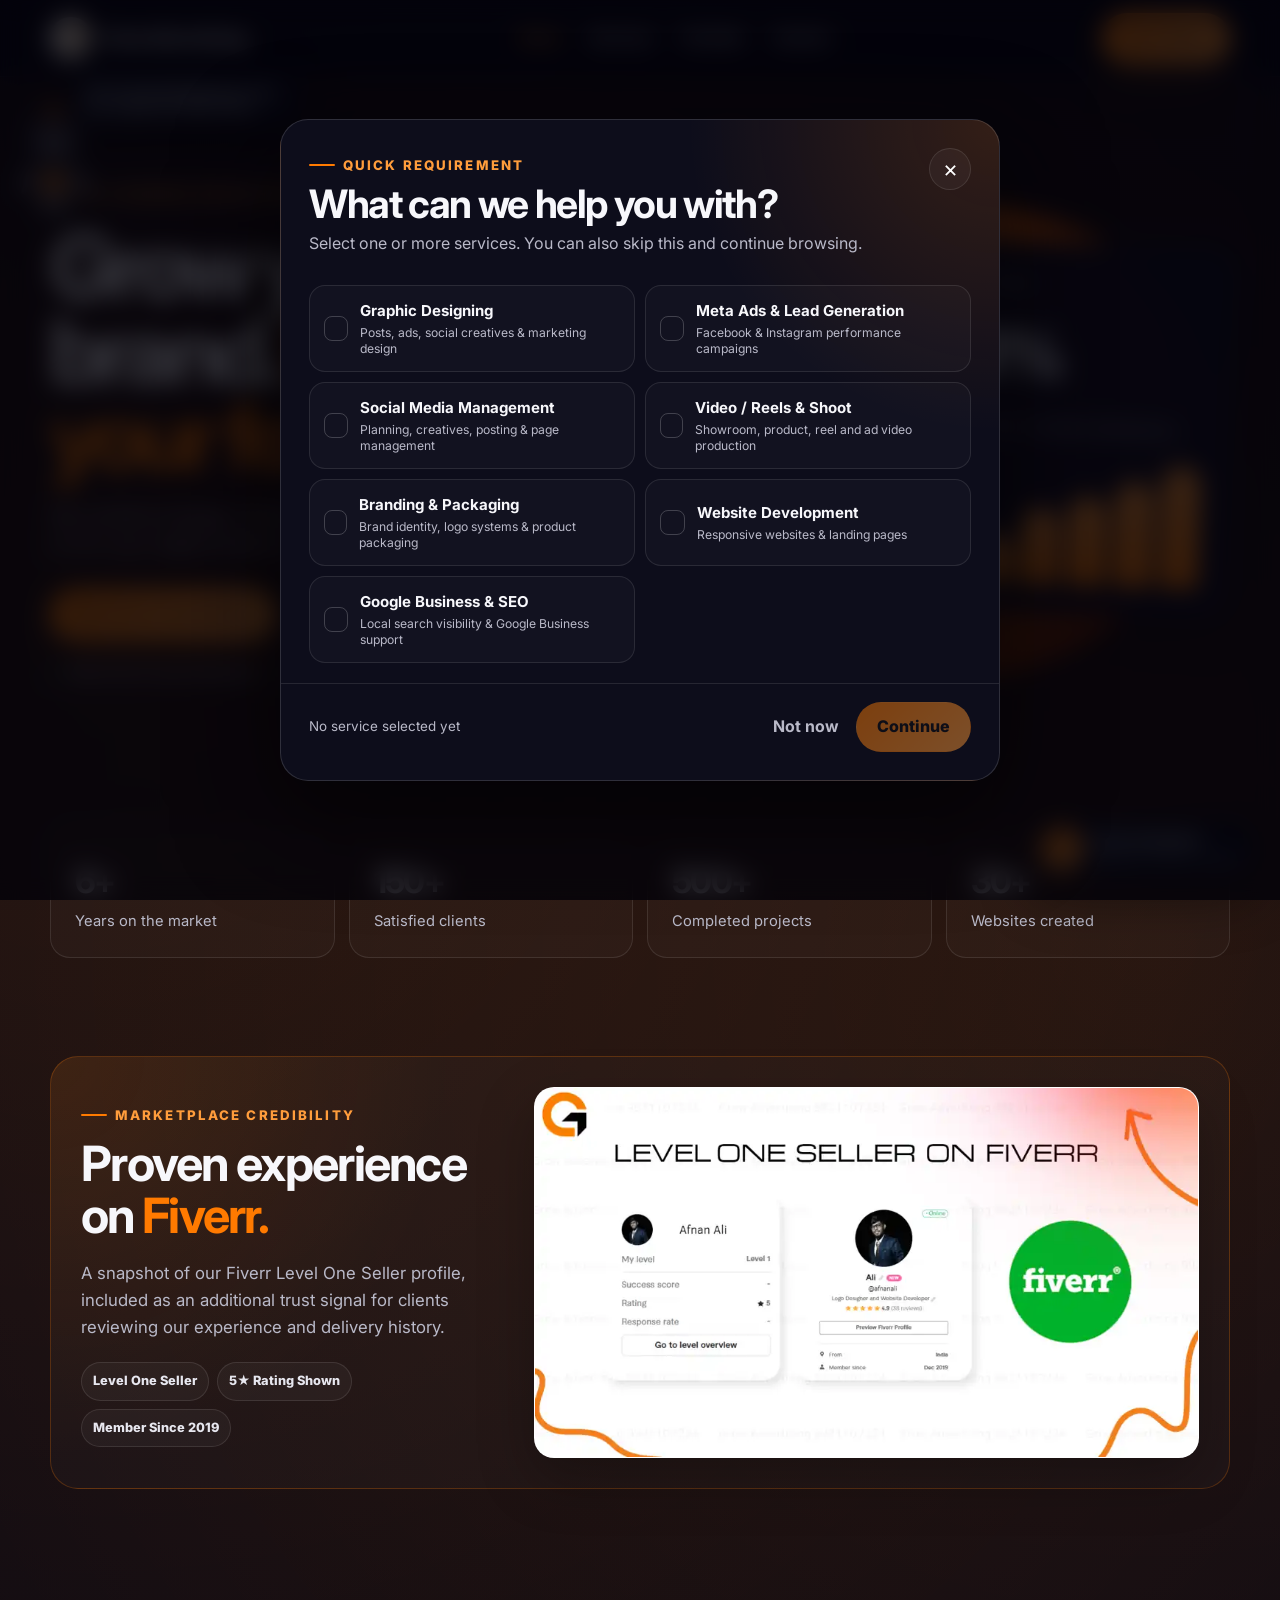
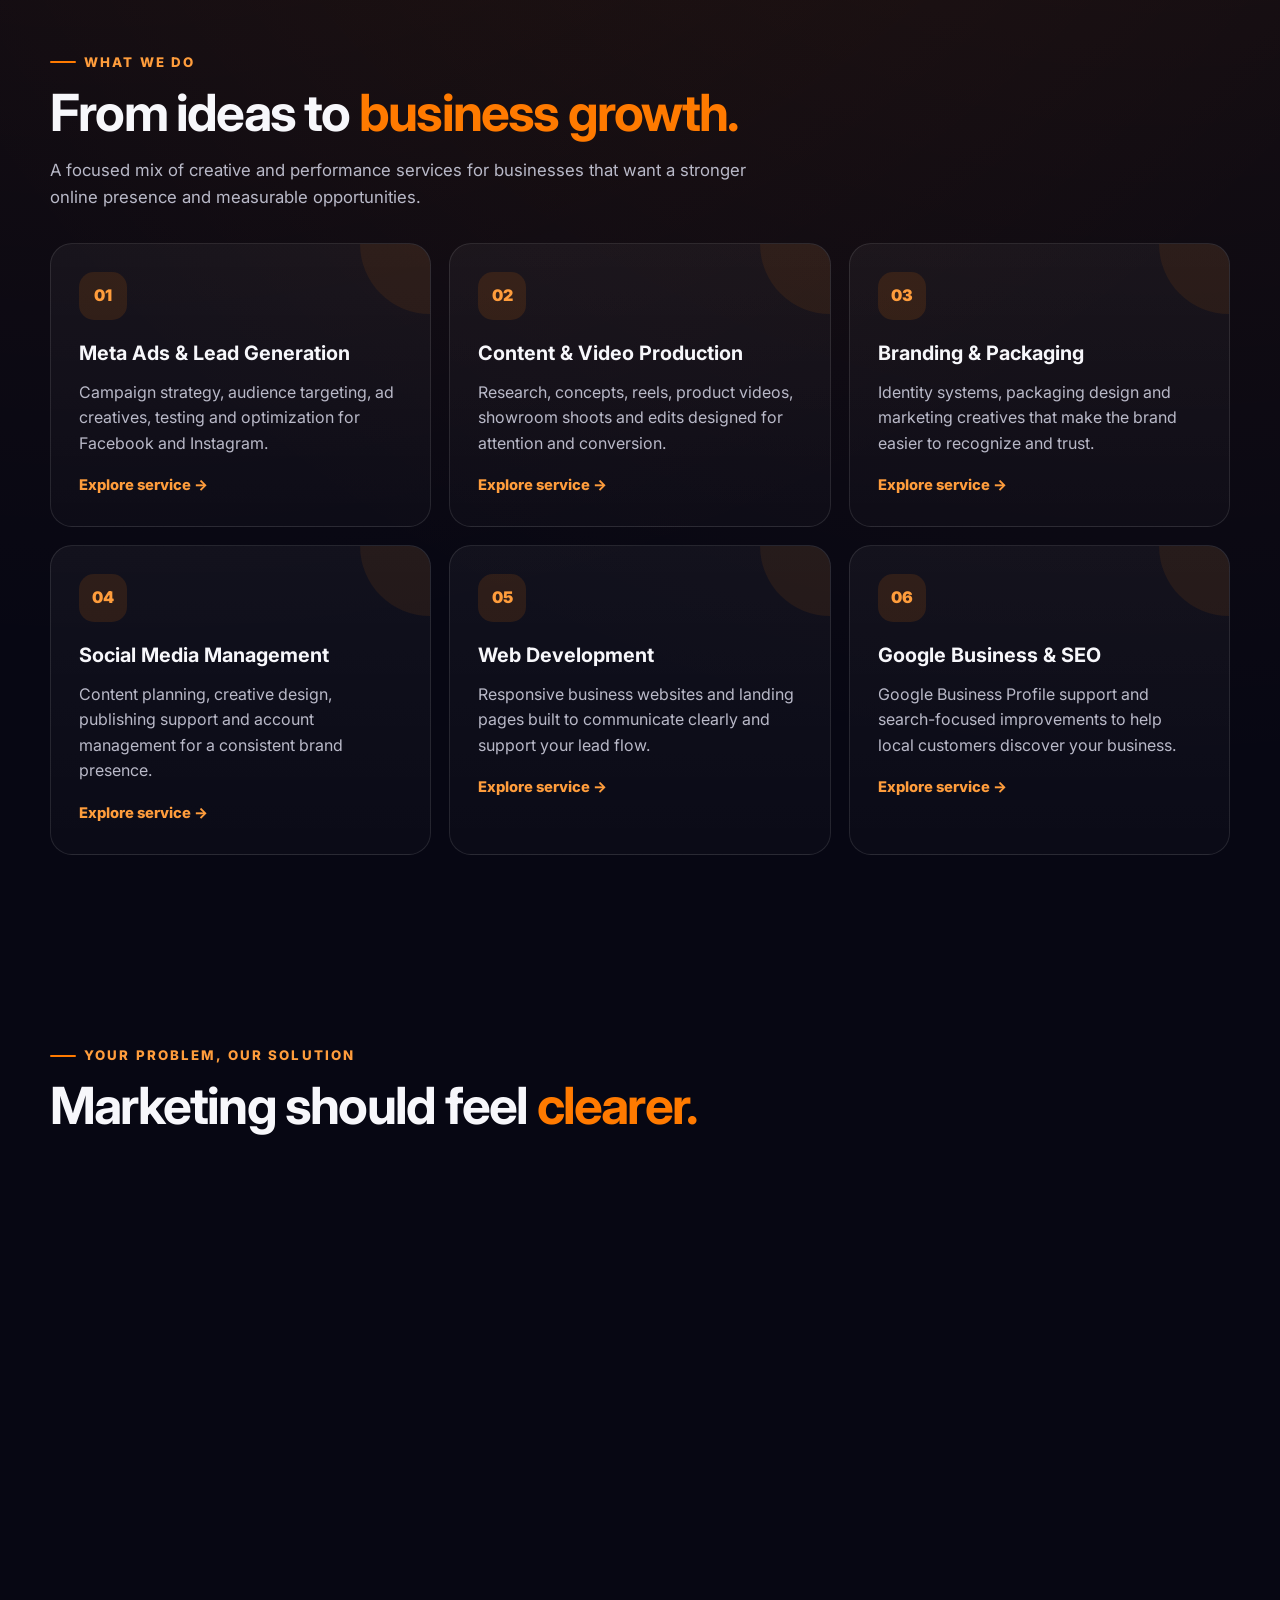
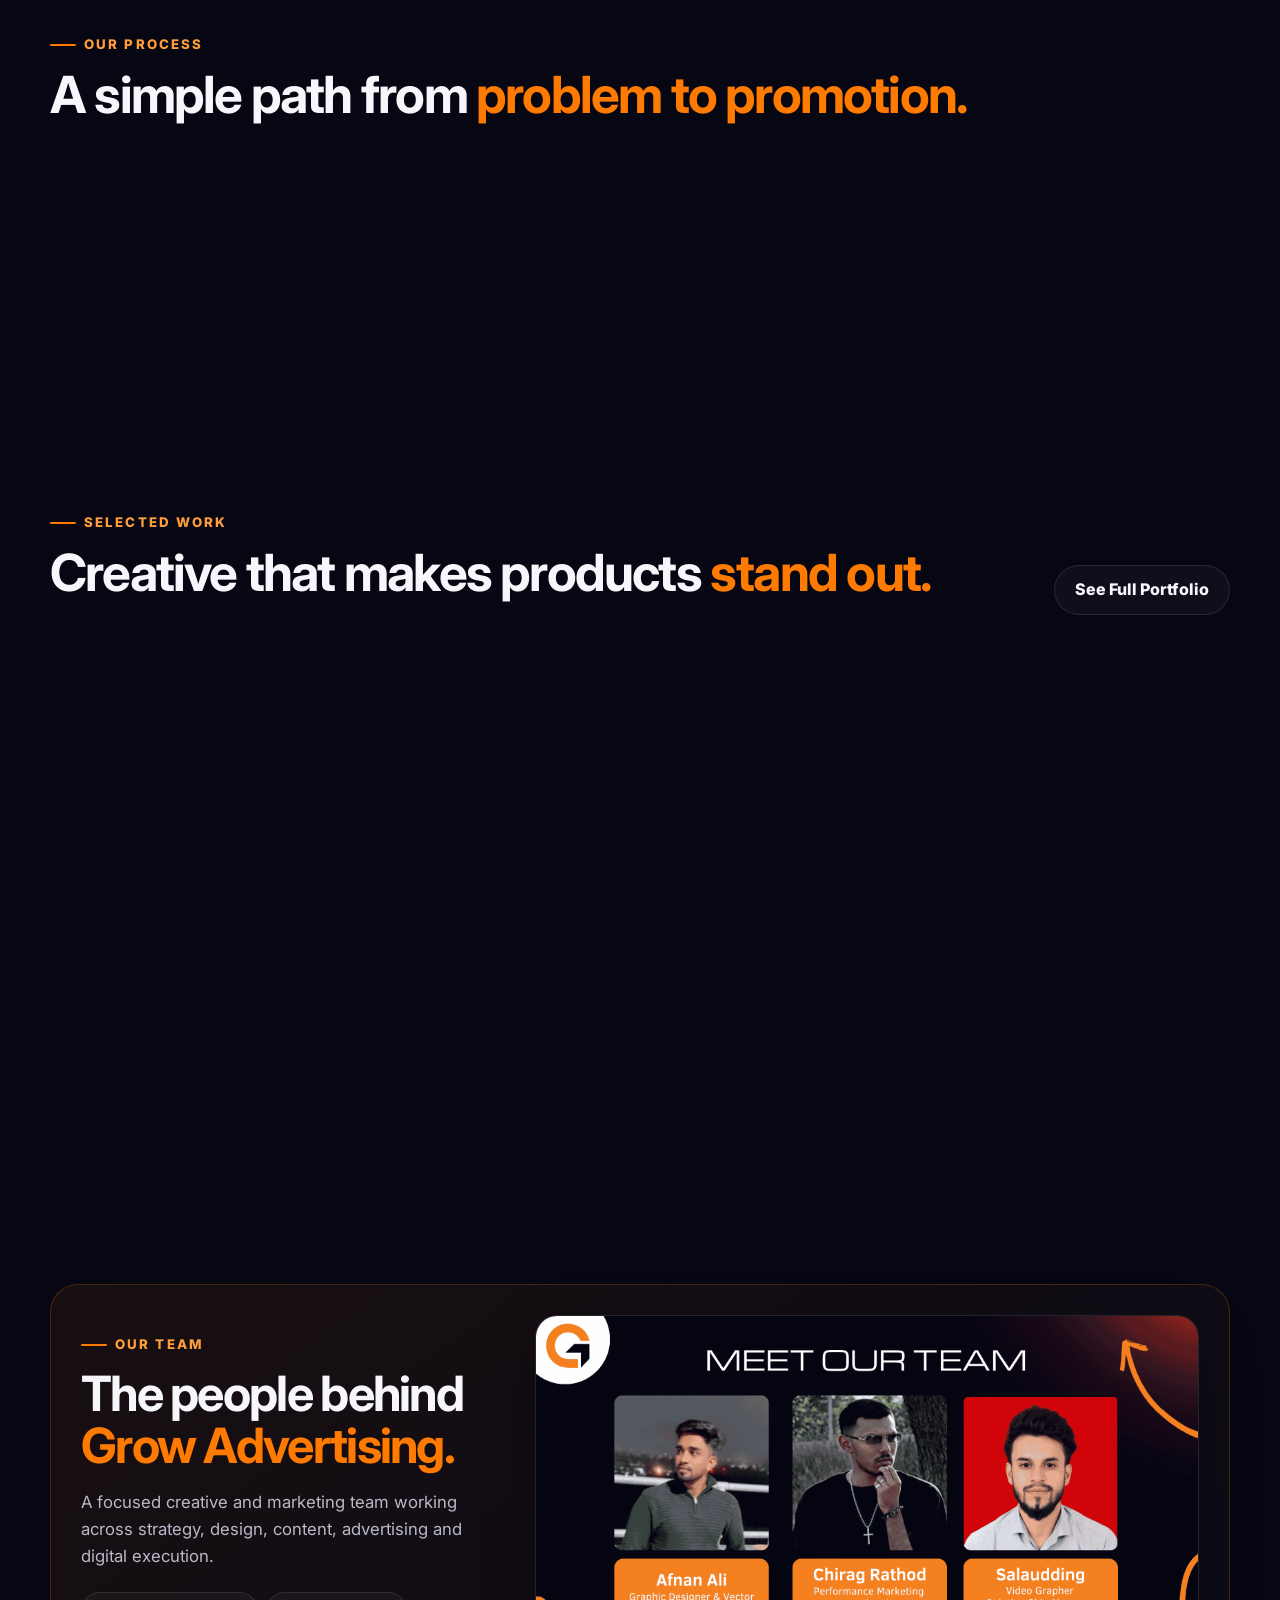
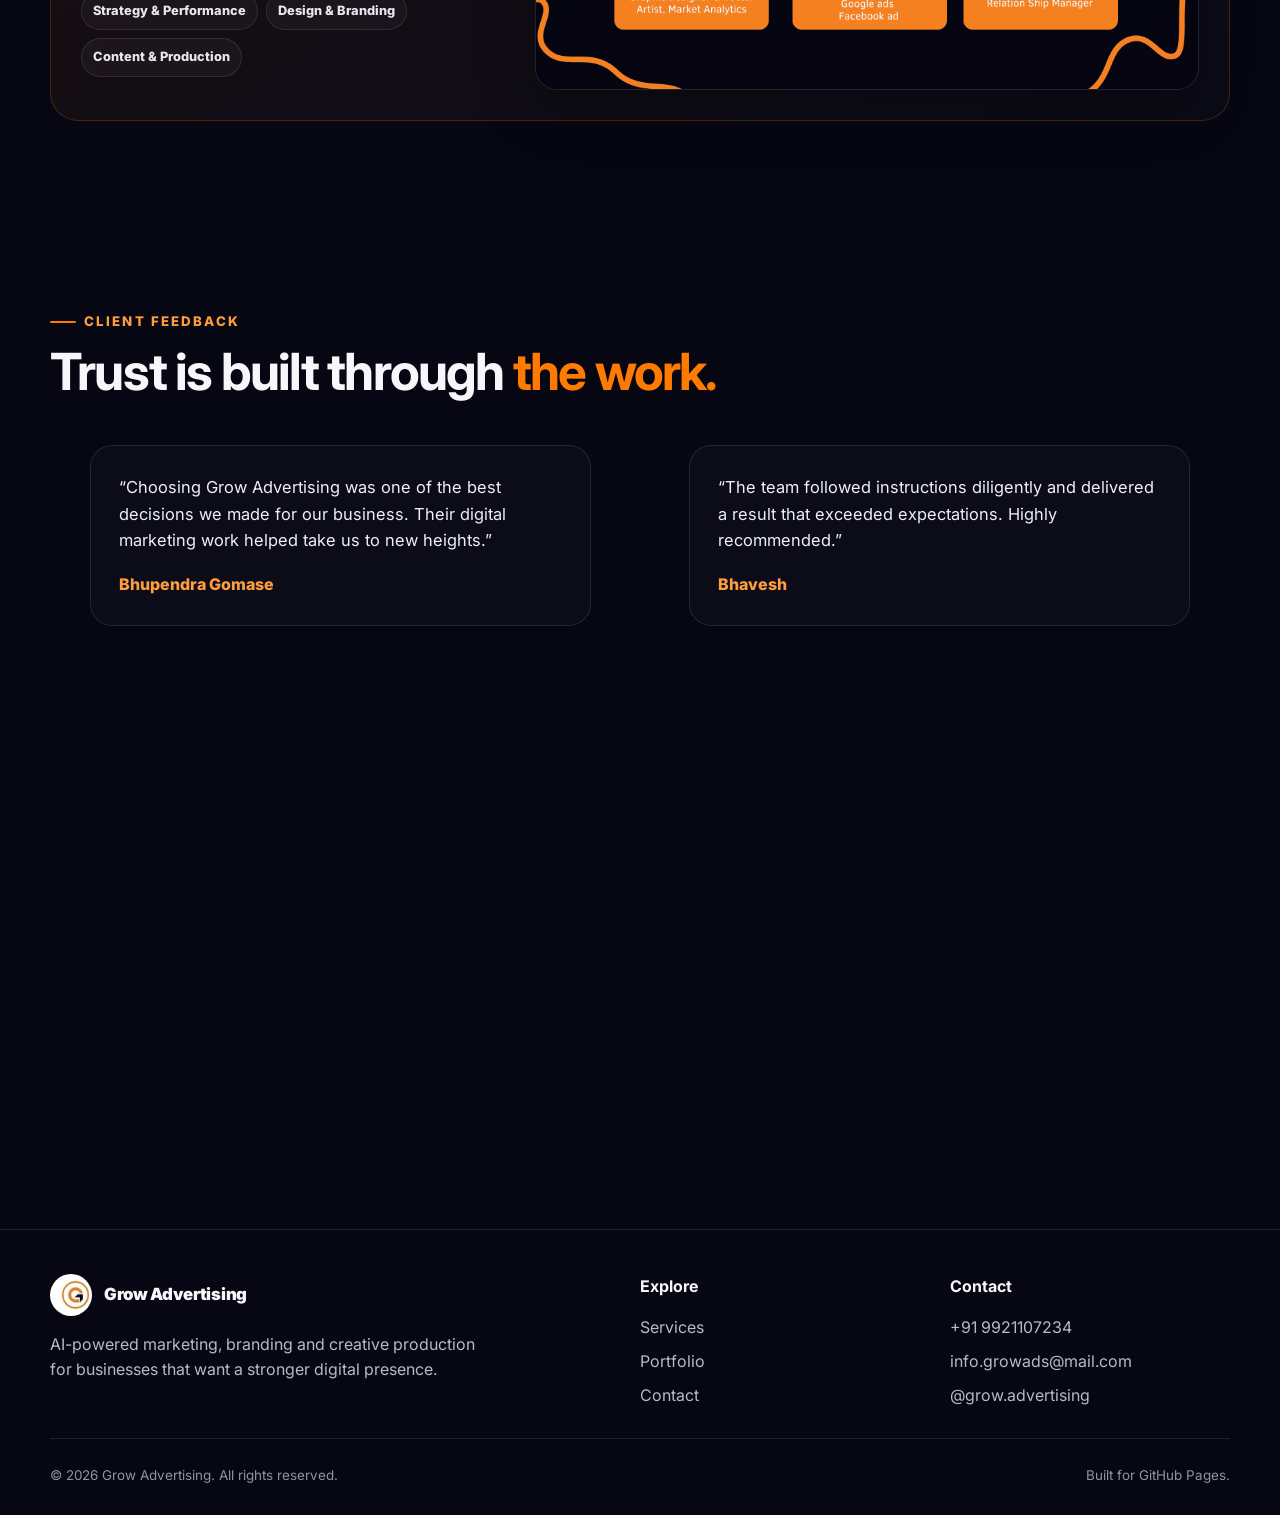
<file: index.html>
<!doctype html>
<html lang="en">
<head>
  <meta charset="utf-8">
  <meta name="viewport" content="width=device-width, initial-scale=1">
  <title>Grow Advertising | Digital Marketing, Branding & Meta Ads</title>
  <meta name="description" content="Grow Advertising helps businesses grow through AI-powered content, Meta Ads, branding, video production, packaging design and digital strategy.">
  <meta name="theme-color" content="#070713">
  <link rel="preconnect" href="https://fonts.googleapis.com">
  <link rel="preconnect" href="https://fonts.gstatic.com" crossorigin>
  <link href="https://fonts.googleapis.com/css2?family=Inter:wght@400;500;600;700;800;900&display=swap" rel="stylesheet">
  <link rel="stylesheet" href="css/style.css">
</head>
<body>
  <header class="site-header">
    <div class="container nav">
      <a class="brand" href="index.html" aria-label="Grow Advertising home">
        <img class="brand-mark" src="assets/logo/grow-mark.webp" alt="Grow Advertising logo">
        <span>Grow Advertising</span>
      </a>
      <nav class="nav-links" aria-label="Main navigation">
        <a class="active" href="index.html">Home</a>
        <a href="services.html">Services</a>
        <a href="portfolio.html">Portfolio</a>
        <a href="contact.html">Contact</a>
      </nav>
      <div class="nav-actions">
        <a class="btn btn-primary" href="contact.html">Let's Grow</a>
        <button class="menu-toggle" aria-label="Open menu" aria-expanded="false"><span></span></button>
      </div>
    </div>
  </header>

  <main>
    <section class="hero">
      <div class="container hero-grid">
        <div>
          <span class="eyebrow">AI-powered marketing agency</span>
          <h1>Grow your brand. <span class="orange">Not just your followers.</span></h1>
          <p>We combine strategy, content, branding and performance advertising to turn your digital presence into a stronger business asset.</p>
          <div class="hero-cta">
            <a class="btn btn-primary" href="contact.html">Get a Free Consultation</a>
            <a class="btn btn-ghost" href="portfolio.html">View Our Work</a>
          </div>
          <div class="hero-note">
            <span>Meta Ads & Lead Generation</span>
            <span>Creative Production</span>
            <span>Branding & Packaging</span>
          </div>
        </div>
        <div class="hero-visual" aria-hidden="true">
          <div class="orbit"></div>
          <div class="visual-card visual-main">
            <span class="visual-kicker">Campaign momentum</span>
            <div class="metric">+68%</div>
            <div class="muted">Stronger creative + smarter distribution</div>
            <div class="metric-line"><i></i><i></i><i></i><i></i><i></i><i></i><i></i></div>
          </div>
          <div class="visual-card visual-float">
            <span class="pill">Creative live</span>
            <strong>Content that sells the idea.</strong>
            <span class="muted">Strategy → Production → Ads → Optimization</span>
          </div>
        </div>
      </div>
    </section>

    <section class="section-sm">
      <div class="container stats reveal">
        <div class="stat"><strong>6+</strong><span>Years on the market</span></div>
        <div class="stat"><strong>150+</strong><span>Satisfied clients</span></div>
        <div class="stat"><strong>500+</strong><span>Completed projects</span></div>
        <div class="stat"><strong>30+</strong><span>Websites created</span></div>
      </div>
    </section>

    <section class="section-sm credibility-section">
      <div class="container">
        <div class="credibility-grid reveal">
          <div class="credibility-copy">
            <span class="eyebrow">Marketplace Credibility</span>
            <h2 class="section-title">Proven experience on <span class="orange">Fiverr.</span></h2>
            <p class="section-copy">A snapshot of our Fiverr Level One Seller profile, included as an additional trust signal for clients reviewing our experience and delivery history.</p>
            <div class="credibility-badges"><span>Level One Seller</span><span>5★ Rating Shown</span><span>Member Since 2019</span></div>
          </div>
          <div class="credibility-media">
            <img loading="lazy" src="assets/images/fiverr-level-one.webp" alt="Fiverr Level One Seller profile and achievement screenshot">
          </div>
        </div>
      </div>
    </section>

    <section class="section">
      <div class="container">
        <span class="eyebrow">What we do</span>
        <h2 class="section-title">From ideas to <span class="orange">business growth.</span></h2>
        <p class="section-copy">A focused mix of creative and performance services for businesses that want a stronger online presence and measurable opportunities.</p>
        <div class="grid-3" style="margin-top:32px">
          <article class="card reveal"><div class="card-icon">01</div><h3>Meta Ads & Lead Generation</h3><p>Campaign strategy, audience targeting, ad creatives, testing and optimization for Facebook and Instagram.</p><a class="card-link" href="services.html">Explore service →</a></article>
          <article class="card reveal"><div class="card-icon">02</div><h3>Content & Video Production</h3><p>Research, concepts, reels, product videos, showroom shoots and edits designed for attention and conversion.</p><a class="card-link" href="services.html">Explore service →</a></article>
          <article class="card reveal"><div class="card-icon">03</div><h3>Branding & Packaging</h3><p>Identity systems, packaging design and marketing creatives that make the brand easier to recognize and trust.</p><a class="card-link" href="services.html">Explore service →</a></article>
          <article class="card reveal"><div class="card-icon">04</div><h3>Social Media Management</h3><p>Content planning, creative design, publishing support and account management for a consistent brand presence.</p><a class="card-link" href="services.html">Explore service →</a></article>
          <article class="card reveal"><div class="card-icon">05</div><h3>Web Development</h3><p>Responsive business websites and landing pages built to communicate clearly and support your lead flow.</p><a class="card-link" href="services.html">Explore service →</a></article>
          <article class="card reveal"><div class="card-icon">06</div><h3>Google Business & SEO</h3><p>Google Business Profile support and search-focused improvements to help local customers discover your business.</p><a class="card-link" href="services.html">Explore service →</a></article>
        </div>
      </div>
    </section>

    <section class="section">
      <div class="container">
        <span class="eyebrow">Your problem, our solution</span>
        <h2 class="section-title">Marketing should feel <span class="orange">clearer.</span></h2>
        <div class="split-panel" style="margin-top:30px">
          <div class="panel problem reveal">
            <h3>What usually gets in the way</h3>
            <div class="check-list">
              <div class="check-item"><b>×</b><span>Low reach and inconsistent content performance</span></div>
              <div class="check-item"><b>×</b><span>Difficulty keeping up with platform and algorithm changes</span></div>
              <div class="check-item"><b>×</b><span>Too much time spent planning and repurposing content</span></div>
              <div class="check-item"><b>×</b><span>Paid campaigns running without strong creative support</span></div>
            </div>
          </div>
          <div class="panel solution reveal">
            <h3>How we respond</h3>
            <div class="check-list">
              <div class="check-item"><b>✓</b><span>Shareable creative built around clear storytelling</span></div>
              <div class="check-item"><b>✓</b><span>Customized strategies based on business goals</span></div>
              <div class="check-item"><b>✓</b><span>Content research, production and design under one roof</span></div>
              <div class="check-item"><b>✓</b><span>Regular campaign monitoring, reports and support</span></div>
            </div>
          </div>
        </div>
      </div>
    </section>

    <section class="section">
      <div class="container">
        <span class="eyebrow">Our process</span>
        <h2 class="section-title">A simple path from <span class="orange">problem to promotion.</span></h2>
        <div class="process" style="margin-top:34px">
          <div class="step reveal"><h3>Find the problem</h3><p>Business goals, customer needs, research and competitor analysis.</p></div>
          <div class="step reveal"><h3>Build the strategy</h3><p>Choose the content angle, campaign objective, offer and audience.</p></div>
          <div class="step reveal"><h3>Create & document</h3><p>Hooks, scripts, graphics, shoots, edits, subtitles and sound design.</p></div>
          <div class="step reveal"><h3>Distribute & optimize</h3><p>Publish, run campaigns, read performance and refine what works.</p></div>
        </div>
      </div>
    </section>

    <section class="section">
      <div class="container">
        <div style="display:flex;justify-content:space-between;gap:24px;align-items:end;flex-wrap:wrap">
          <div><span class="eyebrow">Selected work</span><h2 class="section-title">Creative that makes products <span class="orange">stand out.</span></h2></div>
          <a class="btn btn-ghost" href="portfolio.html">See Full Portfolio</a>
        </div>
        <div class="portfolio-grid" style="margin-top:30px">
          <article class="project reveal"><img src="assets/portfolio/project-20.webp" alt="Packaging design project"><div class="project-meta"><small>Packaging</small><h3>Product Packaging System</h3></div></article>
          <article class="project reveal"><img src="assets/portfolio/project-23.webp" alt="The Big Nuts branding project"><div class="project-meta"><small>Branding</small><h3>The Big Nuts Identity</h3></div></article>
          <article class="project reveal"><img src="assets/portfolio/project-24.webp" alt="Perfecto Pizza box packaging"><div class="project-meta"><small>Packaging</small><h3>Perfecto Pizza Packaging</h3></div></article>
        </div>
      </div>
    </section>

    <section class="section team-section" id="our-team">
      <div class="container">
        <div class="team-grid reveal">
          <div class="team-copy">
            <span class="eyebrow">Our Team</span>
            <h2 class="section-title">The people behind <span class="orange">Grow Advertising.</span></h2>
            <p class="section-copy">A focused creative and marketing team working across strategy, design, content, advertising and digital execution.</p>
            <div class="team-points">
              <span>Strategy & Performance</span>
              <span>Design & Branding</span>
              <span>Content & Production</span>
            </div>
          </div>
          <div class="team-media">
            <img loading="lazy" src="assets/team/team.webp.png" alt="Grow Advertising team">
          </div>
        </div>
      </div>
    </section>

    <section class="section">
      <div class="container">
        <span class="eyebrow">Client feedback</span>
        <h2 class="section-title">Trust is built through <span class="orange">the work.</span></h2>
        <div class="testimonials" style="margin-top:30px">
          <blockquote class="quote reveal"><q>Choosing Grow Advertising was one of the best decisions we made for our business. Their digital marketing work helped take us to new heights.</q><footer>Bhupendra Gomase</footer></blockquote>
          <blockquote class="quote reveal"><q>The team followed instructions diligently and delivered a result that exceeded expectations. Highly recommended.</q><footer>Bhavesh</footer></blockquote>
        </div>
      </div>
    </section>

    <section class="section">
      <div class="container cta-box reveal">
        <div><span class="eyebrow">Ready when you are</span><h2>Let's build your next growth campaign.</h2><p>Tell us what you sell, who you want to reach and what result matters most. We'll recommend a practical next step.</p></div>
        <a class="btn btn-primary" href="contact.html">Book a Consultation</a>
      </div>
    </section>
  </main>

  <footer class="site-footer">
    <div class="container">
      <div class="footer-grid">
        <div class="footer-brand"><a class="brand" href="index.html"><img class="brand-mark" src="assets/logo/grow-mark.webp" alt=""><span>Grow Advertising</span></a><p>AI-powered marketing, branding and creative production for businesses that want a stronger digital presence.</p></div>
        <div class="footer-col"><h4>Explore</h4><a href="services.html">Services</a><a href="portfolio.html">Portfolio</a><a href="contact.html">Contact</a></div>
        <div class="footer-col"><h4>Contact</h4><a href="tel:+919921107234">+91 9921107234</a><a href="mailto:info.growads@mail.com">info.growads@mail.com</a><a href="https://instagram.com/grow.advertising" target="_blank" rel="noopener">@grow.advertising</a></div>
      </div>
      <div class="footer-bottom"><span>© <span data-year></span> Grow Advertising. All rights reserved.</span><span>Built for GitHub Pages.</span></div>
    </div>
  </footer>
  <script src="js/script.js"></script>
</body>
</html>
</file>
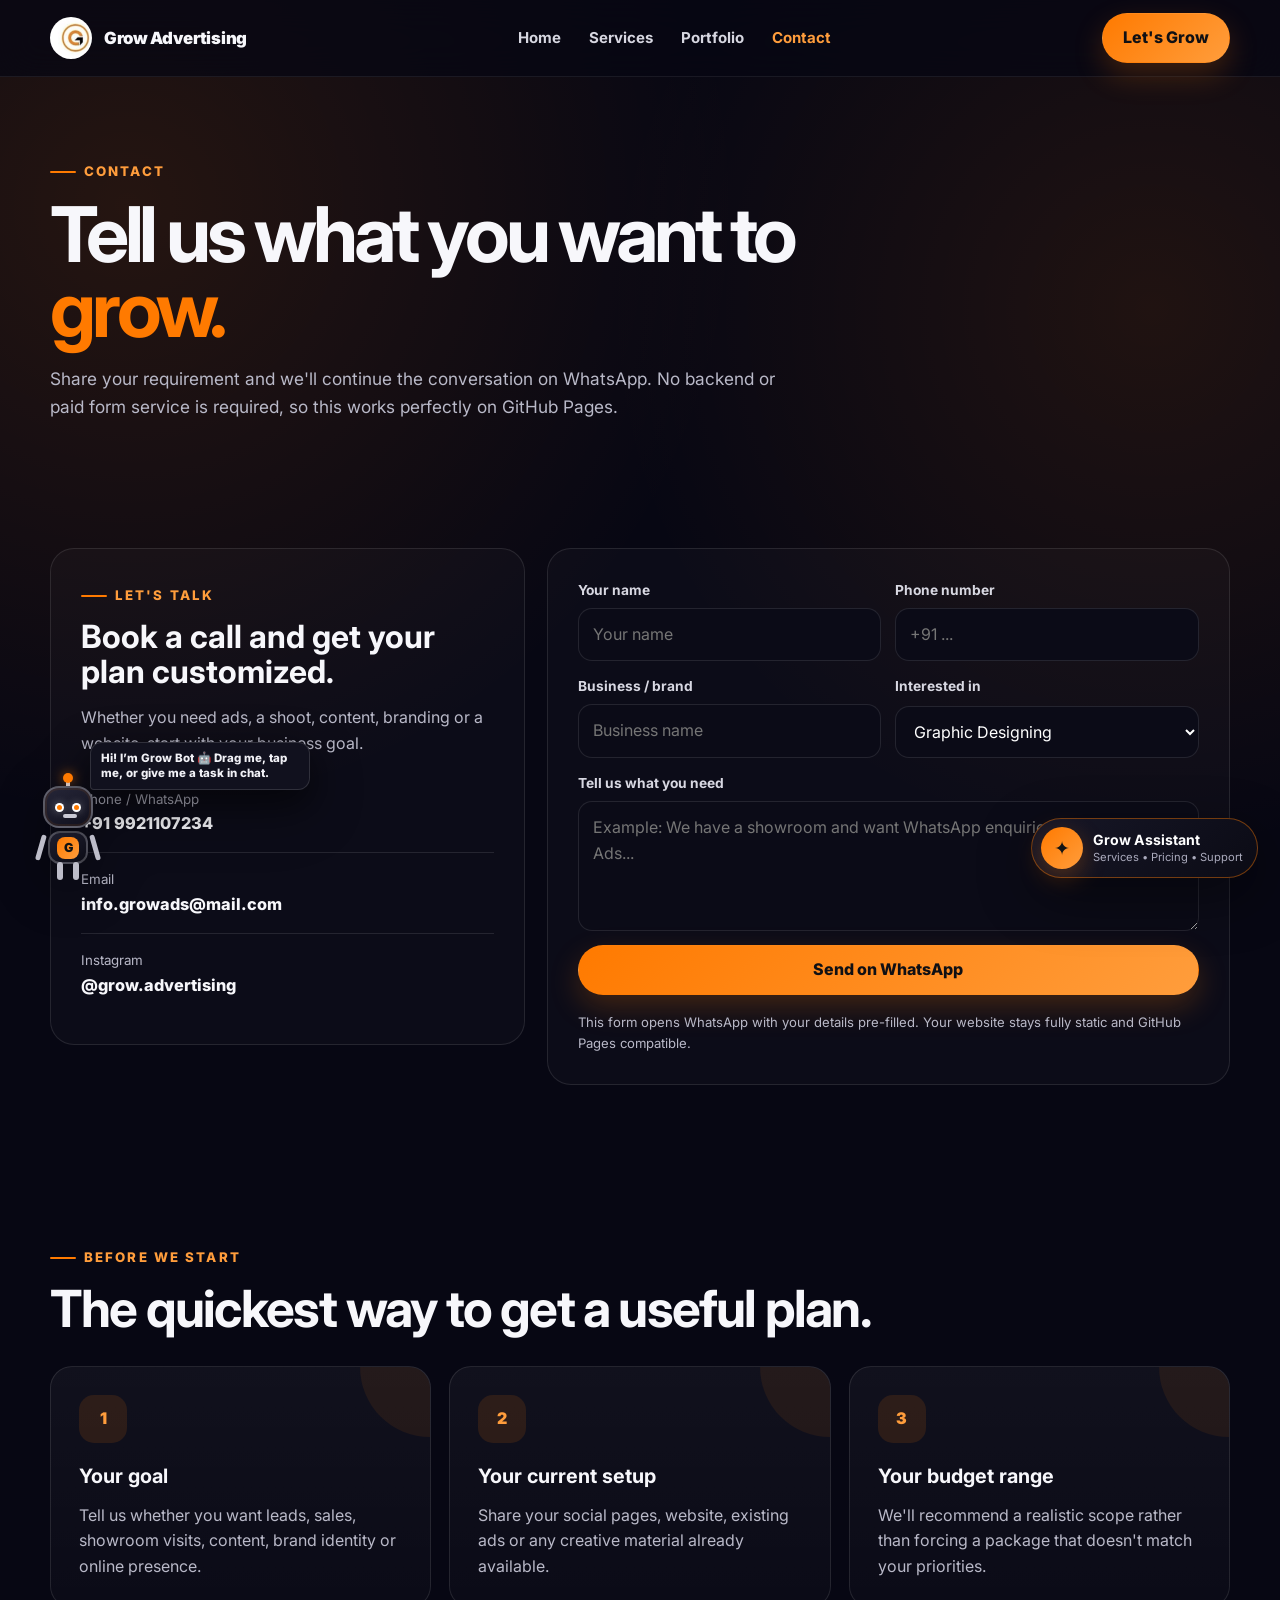
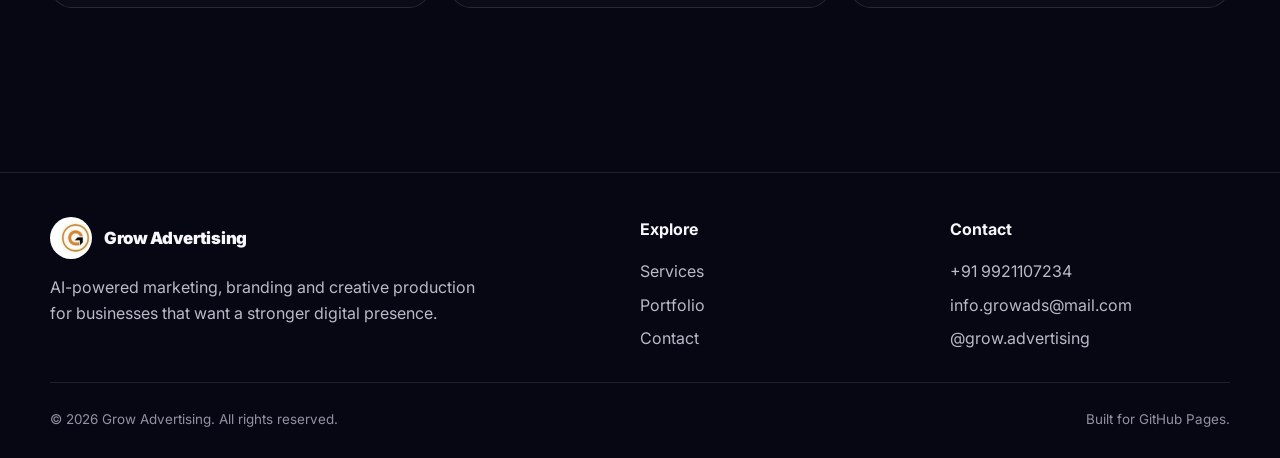
<file: contact.html>
<!doctype html>
<html lang="en">
<head>
  <meta charset="utf-8"><meta name="viewport" content="width=device-width, initial-scale=1">
  <title>Contact | Grow Advertising</title>
  <meta name="description" content="Contact Grow Advertising for digital marketing, Meta Ads, branding, packaging, content production and website projects.">
  <link rel="preconnect" href="https://fonts.googleapis.com"><link rel="preconnect" href="https://fonts.gstatic.com" crossorigin><link href="https://fonts.googleapis.com/css2?family=Inter:wght@400;500;600;700;800;900&display=swap" rel="stylesheet"><link rel="stylesheet" href="css/style.css">
</head>
<body>
<header class="site-header"><div class="container nav"><a class="brand" href="index.html"><img class="brand-mark" src="assets/logo/grow-mark.webp" alt="Grow Advertising logo"><span>Grow Advertising</span></a><nav class="nav-links"><a href="index.html">Home</a><a href="services.html">Services</a><a href="portfolio.html">Portfolio</a><a class="active" href="contact.html">Contact</a></nav><div class="nav-actions"><a class="btn btn-primary" href="contact.html">Let's Grow</a><button class="menu-toggle" aria-label="Open menu" aria-expanded="false"><span></span></button></div></div></header>
<main>
  <section class="page-hero"><div class="container"><span class="eyebrow">Contact</span><h1>Tell us what you want to <span class="orange">grow.</span></h1><p>Share your requirement and we'll continue the conversation on WhatsApp. No backend or paid form service is required, so this works perfectly on GitHub Pages.</p></div></section>

  <section class="section-sm"><div class="container contact-grid">
    <aside class="contact-card reveal">
      <span class="eyebrow">Let's talk</span><h2 style="font-size:2rem;line-height:1.08;margin:14px 0 10px">Book a call and get your plan customized.</h2><p class="muted">Whether you need ads, a shoot, content, branding or a website, start with your business goal.</p>
      <div class="contact-method"><small>Phone / WhatsApp</small><a href="https://wa.me/919921107234" target="_blank" rel="noopener">+91 9921107234</a></div>
      <div class="contact-method"><small>Email</small><a href="mailto:info.growads@mail.com">info.growads@mail.com</a></div>
      <div class="contact-method"><small>Instagram</small><a href="https://instagram.com/grow.advertising" target="_blank" rel="noopener">@grow.advertising</a></div>
    </aside>

    <div class="form-card reveal">
      <form id="contact-form">
        <div class="form-grid">
          <div class="field"><label for="name">Your name</label><input id="name" name="name" type="text" placeholder="Your name" required></div>
          <div class="field"><label for="phone">Phone number</label><input id="phone" name="phone" type="tel" placeholder="+91 ..." required></div>
          <div class="field"><label for="business">Business / brand</label><input id="business" name="business" type="text" placeholder="Business name"></div>
          <div class="field"><label for="service">Interested in</label><select id="service" name="service"><option>Graphic Designing</option><option>Meta Ads & Lead Generation</option><option>Content / Video Production</option><option>Branding</option><option>Packaging Design</option><option>Social Media Management</option><option>Website Development</option><option>Google Business / SEO</option><option>Custom Package</option></select></div>
          <div class="field full"><label for="message">Tell us what you need</label><textarea id="message" name="message" placeholder="Example: We have a showroom and want WhatsApp enquiries through Meta Ads..."></textarea></div>
          <div class="field full"><button class="btn btn-primary" type="submit">Send on WhatsApp</button><div class="form-note">This form opens WhatsApp with your details pre-filled. Your website stays fully static and GitHub Pages compatible.</div></div>
        </div>
      </form>
    </div>
  </div></section>

  <section class="section"><div class="container"><span class="eyebrow">Before we start</span><h2 class="section-title">The quickest way to get a useful plan.</h2><div class="grid-3" style="margin-top:30px"><article class="card reveal"><div class="card-icon">1</div><h3>Your goal</h3><p>Tell us whether you want leads, sales, showroom visits, content, brand identity or online presence.</p></article><article class="card reveal"><div class="card-icon">2</div><h3>Your current setup</h3><p>Share your social pages, website, existing ads or any creative material already available.</p></article><article class="card reveal"><div class="card-icon">3</div><h3>Your budget range</h3><p>We'll recommend a realistic scope rather than forcing a package that doesn't match your priorities.</p></article></div></div></section>
</main>
<footer class="site-footer"><div class="container"><div class="footer-grid"><div class="footer-brand"><a class="brand" href="index.html"><img class="brand-mark" src="assets/logo/grow-mark.webp" alt=""><span>Grow Advertising</span></a><p>AI-powered marketing, branding and creative production for businesses that want a stronger digital presence.</p></div><div class="footer-col"><h4>Explore</h4><a href="services.html">Services</a><a href="portfolio.html">Portfolio</a><a href="contact.html">Contact</a></div><div class="footer-col"><h4>Contact</h4><a href="tel:+919921107234">+91 9921107234</a><a href="mailto:info.growads@mail.com">info.growads@mail.com</a><a href="https://instagram.com/grow.advertising" target="_blank" rel="noopener">@grow.advertising</a></div></div><div class="footer-bottom"><span>© <span data-year></span> Grow Advertising. All rights reserved.</span><span>Built for GitHub Pages.</span></div></div></footer>
<script src="js/script.js"></script>
</body></html>
</file>
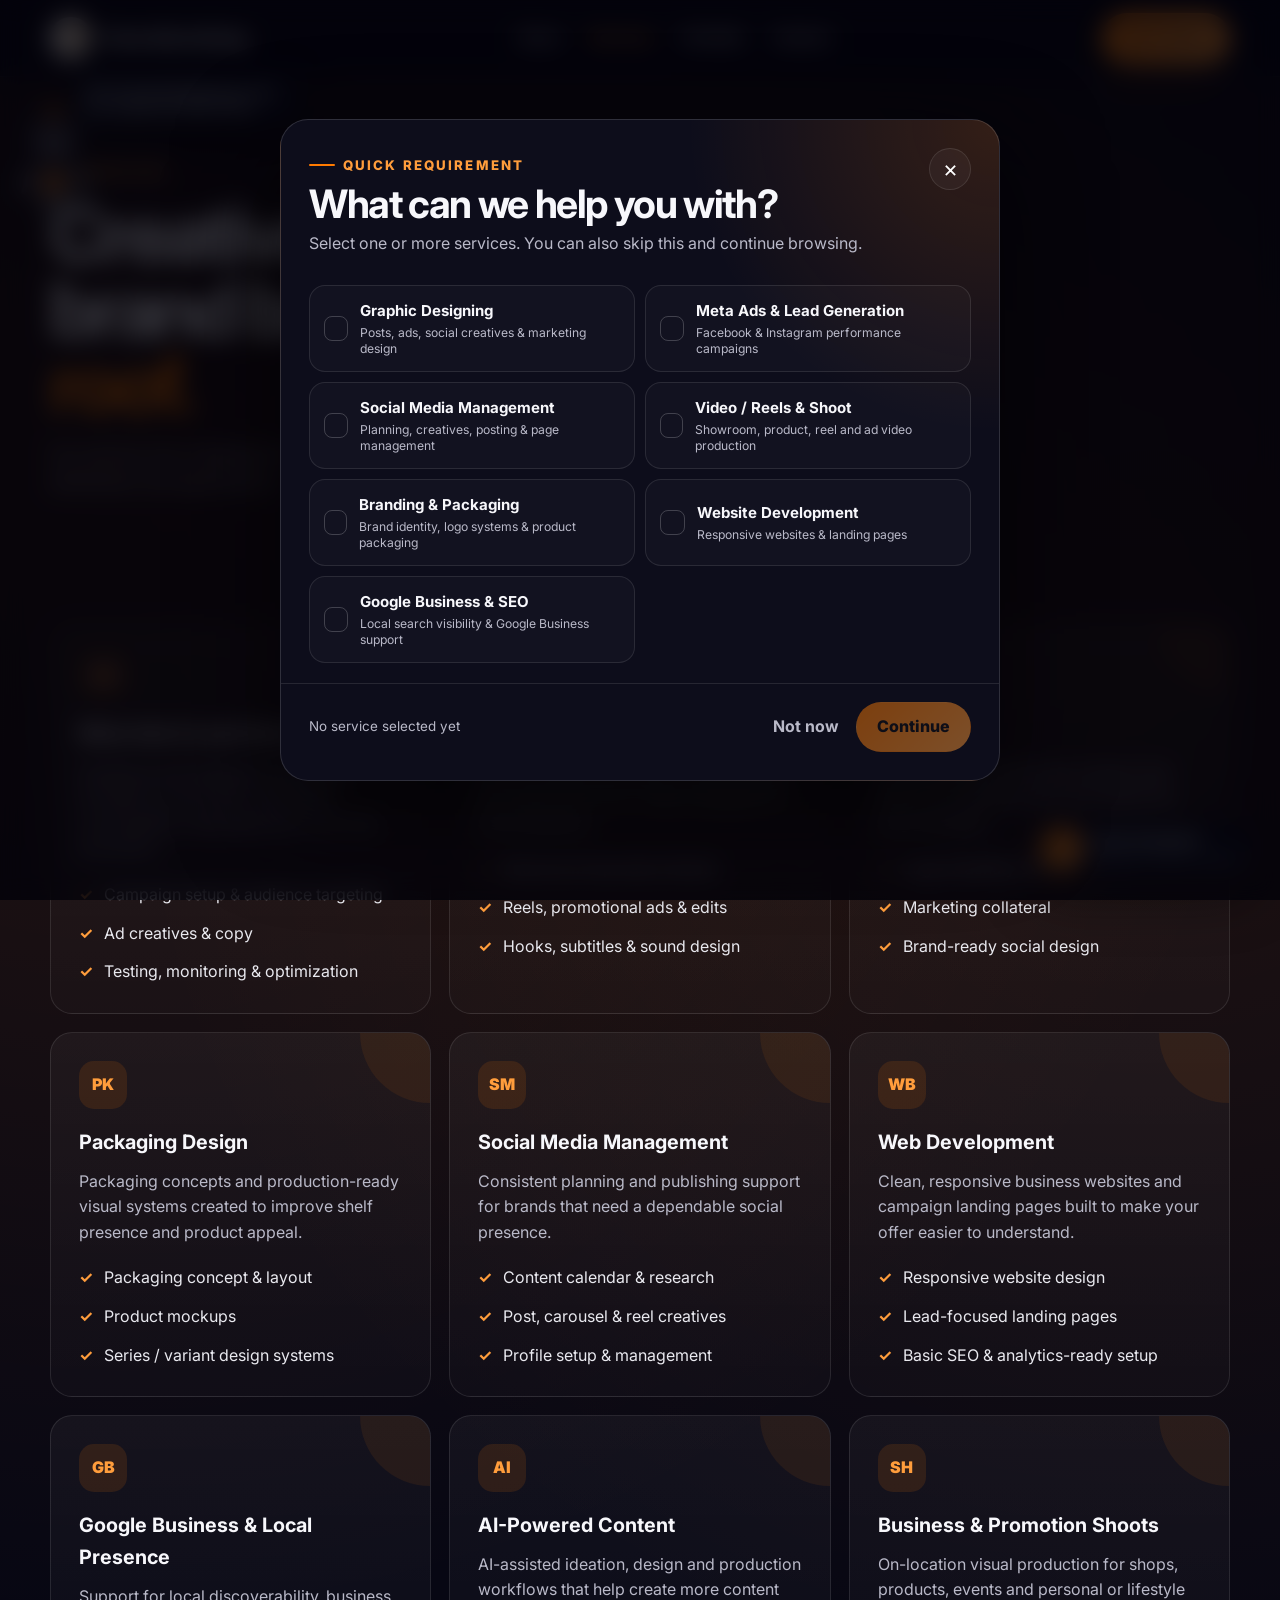
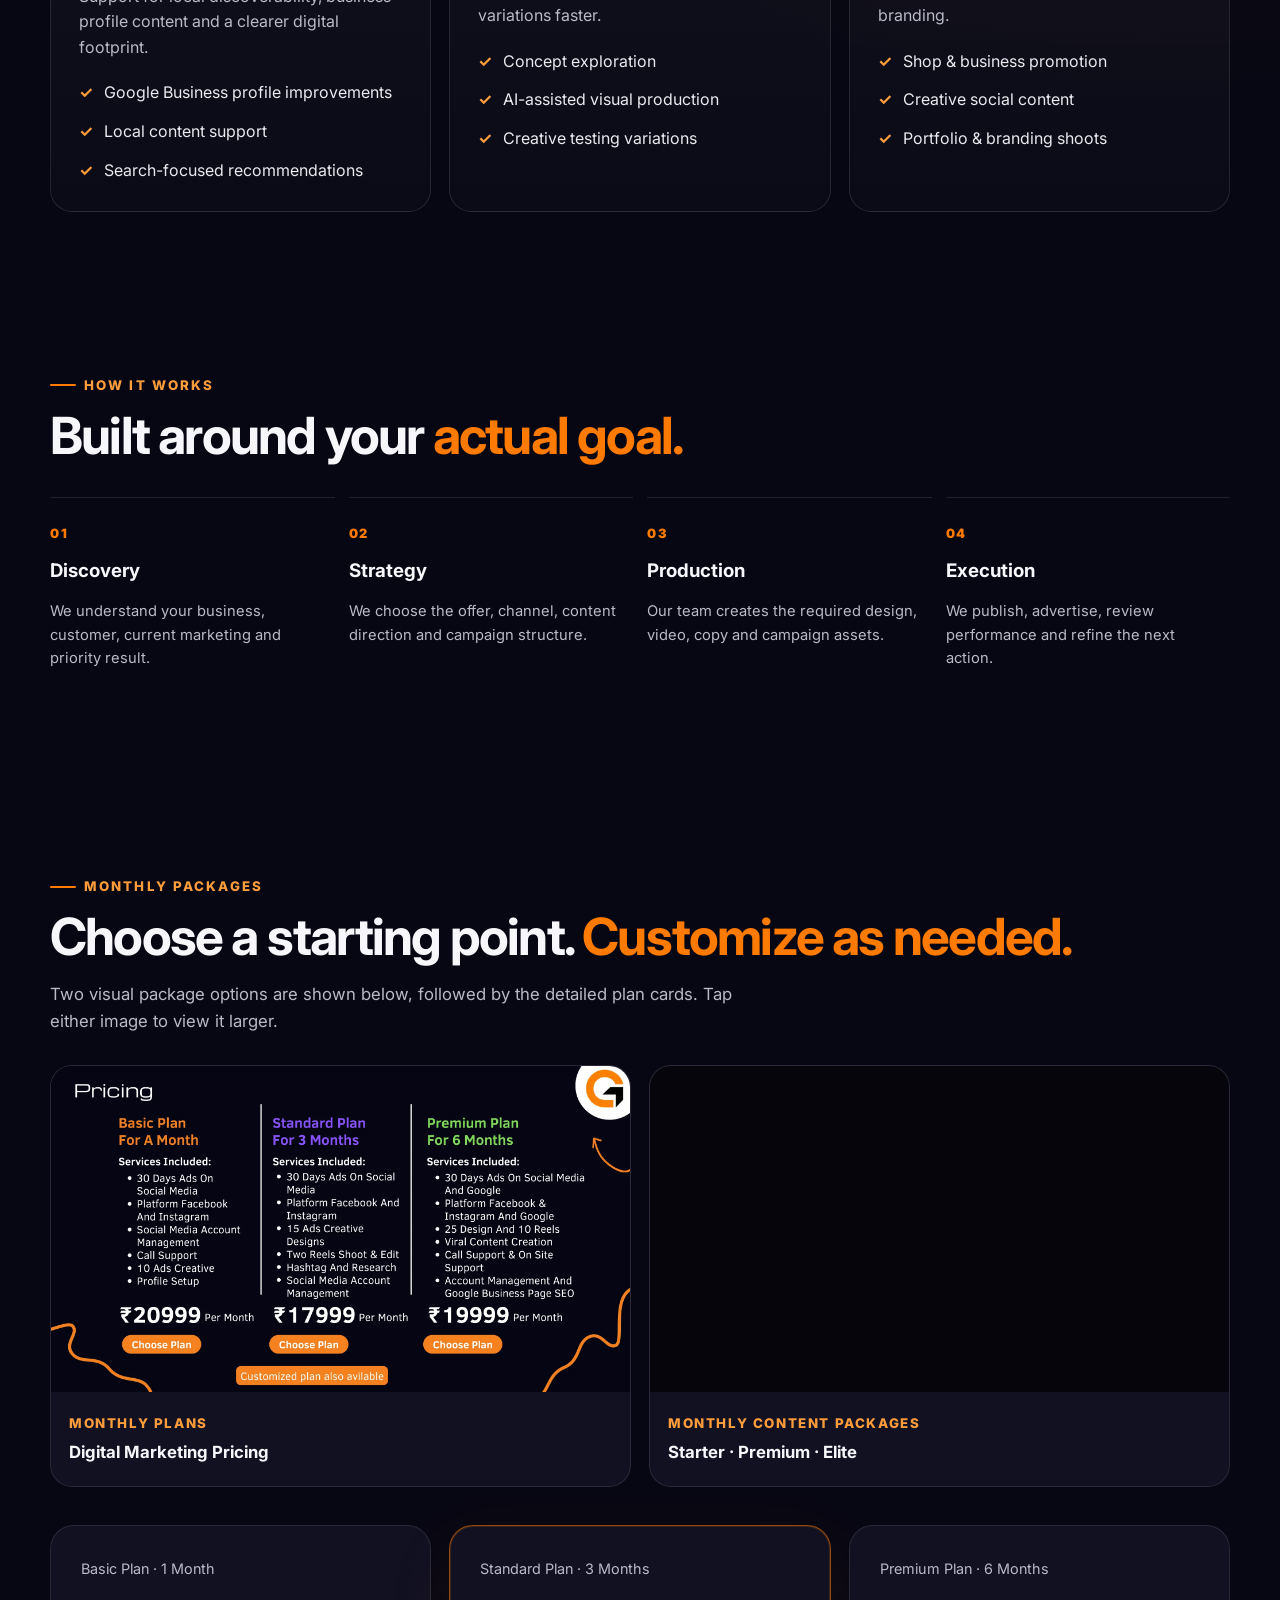
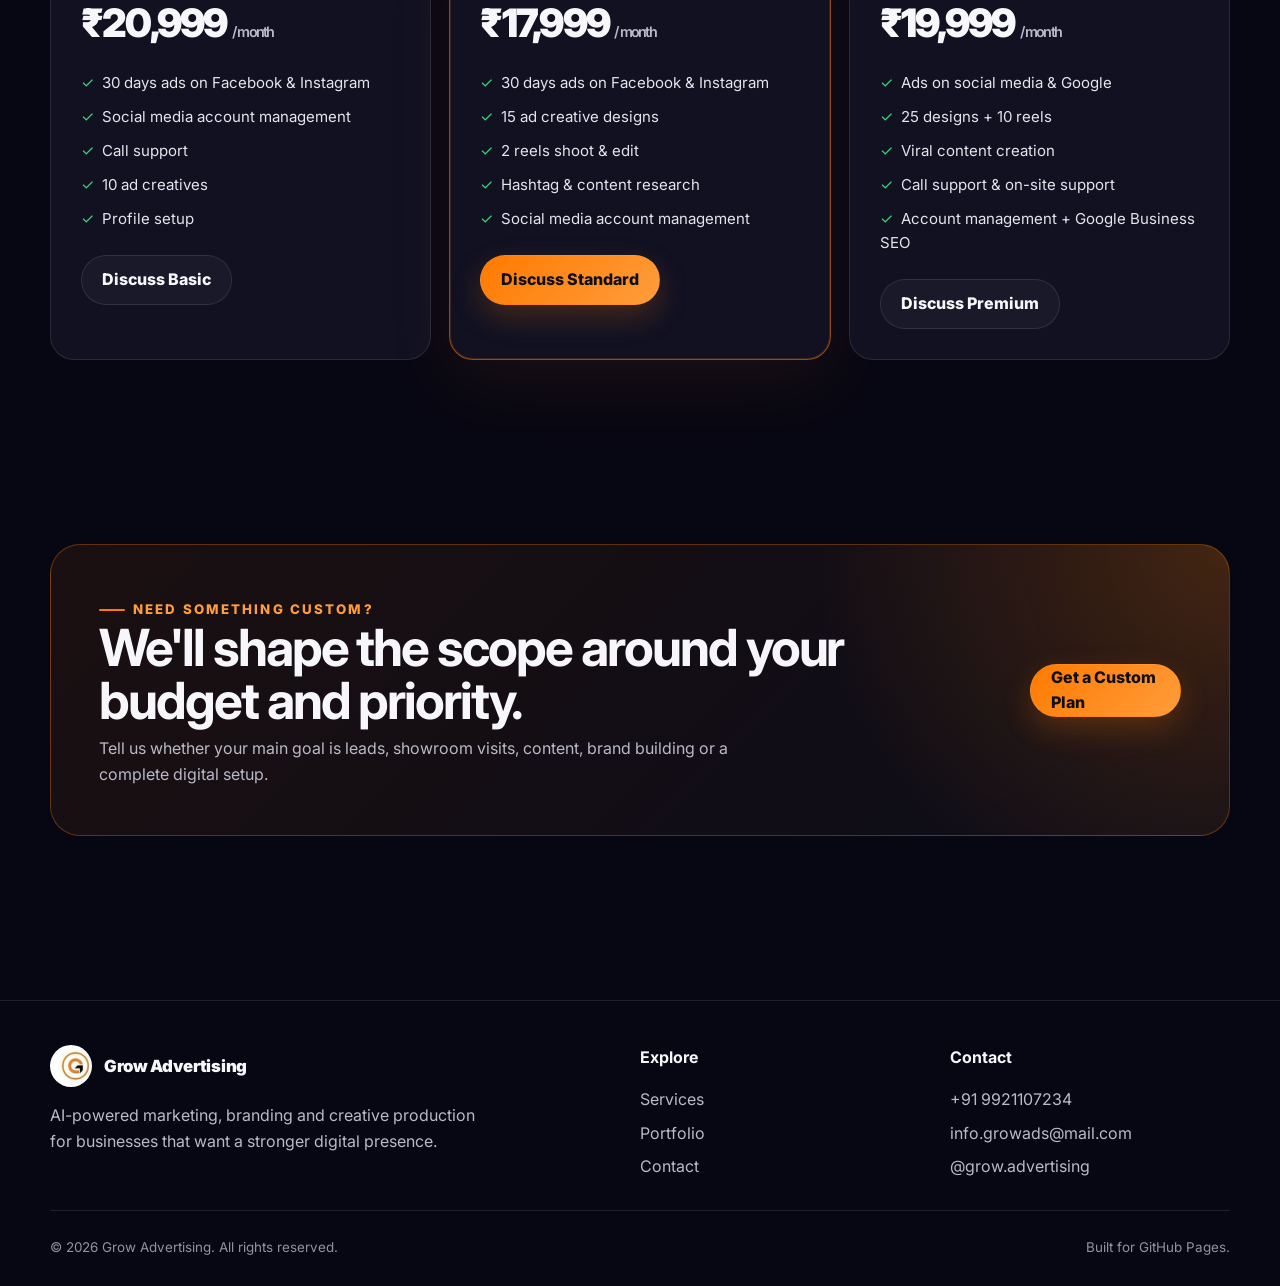
<file: services.html>
<!doctype html>
<html lang="en">
<head>
  <meta charset="utf-8"><meta name="viewport" content="width=device-width, initial-scale=1">
  <title>Services | Grow Advertising</title>
  <meta name="description" content="Explore Grow Advertising services: Meta Ads, lead generation, content production, branding, packaging, social media, websites and Google Business support.">
  <link rel="preconnect" href="https://fonts.googleapis.com"><link rel="preconnect" href="https://fonts.gstatic.com" crossorigin><link href="https://fonts.googleapis.com/css2?family=Inter:wght@400;500;600;700;800;900&display=swap" rel="stylesheet"><link rel="stylesheet" href="css/style.css">
</head>
<body>
<header class="site-header"><div class="container nav"><a class="brand" href="index.html"><img class="brand-mark" src="assets/logo/grow-mark.webp" alt="Grow Advertising logo"><span>Grow Advertising</span></a><nav class="nav-links"><a href="index.html">Home</a><a class="active" href="services.html">Services</a><a href="portfolio.html">Portfolio</a><a href="contact.html">Contact</a></nav><div class="nav-actions"><a class="btn btn-primary" href="contact.html">Let's Grow</a><button class="menu-toggle" aria-label="Open menu" aria-expanded="false"><span></span></button></div></div></header>
<main>
  <section class="page-hero"><div class="container"><span class="eyebrow">Services</span><h1>Creative, performance and brand building <span class="orange">under one roof.</span></h1><p>Our service mix is designed to solve the full marketing chain: strategy, content, production, distribution and optimization.</p></div></section>

  <section class="section-sm"><div class="container grid-3">
    <article class="card reveal"><div class="card-icon">AD</div><h3>Meta Ads & Lead Generation</h3><p>Facebook and Instagram campaigns focused on local reach, WhatsApp conversations, lead generation and offer promotion.</p><div class="check-list"><div class="check-item"><b>✓</b><span>Campaign setup & audience targeting</span></div><div class="check-item"><b>✓</b><span>Ad creatives & copy</span></div><div class="check-item"><b>✓</b><span>Testing, monitoring & optimization</span></div></div></article>
    <article class="card reveal"><div class="card-icon">VD</div><h3>Video Production & Reels</h3><p>From concept and script to shoot and edit, we create short-form videos designed for social attention.</p><div class="check-list"><div class="check-item"><b>✓</b><span>Showroom & product shoots</span></div><div class="check-item"><b>✓</b><span>Reels, promotional ads & edits</span></div><div class="check-item"><b>✓</b><span>Hooks, subtitles & sound design</span></div></div></article>
    <article class="card reveal"><div class="card-icon">BR</div><h3>Branding</h3><p>Visual identities and brand systems that help your business look more distinctive and consistent.</p><div class="check-list"><div class="check-item"><b>✓</b><span>Logo & identity direction</span></div><div class="check-item"><b>✓</b><span>Marketing collateral</span></div><div class="check-item"><b>✓</b><span>Brand-ready social design</span></div></div></article>
    <article class="card reveal"><div class="card-icon">PK</div><h3>Packaging Design</h3><p>Packaging concepts and production-ready visual systems created to improve shelf presence and product appeal.</p><div class="check-list"><div class="check-item"><b>✓</b><span>Packaging concept & layout</span></div><div class="check-item"><b>✓</b><span>Product mockups</span></div><div class="check-item"><b>✓</b><span>Series / variant design systems</span></div></div></article>
    <article class="card reveal"><div class="card-icon">SM</div><h3>Social Media Management</h3><p>Consistent planning and publishing support for brands that need a dependable social presence.</p><div class="check-list"><div class="check-item"><b>✓</b><span>Content calendar & research</span></div><div class="check-item"><b>✓</b><span>Post, carousel & reel creatives</span></div><div class="check-item"><b>✓</b><span>Profile setup & management</span></div></div></article>
    <article class="card reveal"><div class="card-icon">WB</div><h3>Web Development</h3><p>Clean, responsive business websites and campaign landing pages built to make your offer easier to understand.</p><div class="check-list"><div class="check-item"><b>✓</b><span>Responsive website design</span></div><div class="check-item"><b>✓</b><span>Lead-focused landing pages</span></div><div class="check-item"><b>✓</b><span>Basic SEO & analytics-ready setup</span></div></div></article>
    <article class="card reveal"><div class="card-icon">GB</div><h3>Google Business & Local Presence</h3><p>Support for local discoverability, business profile content and a clearer digital footprint.</p><div class="check-list"><div class="check-item"><b>✓</b><span>Google Business profile improvements</span></div><div class="check-item"><b>✓</b><span>Local content support</span></div><div class="check-item"><b>✓</b><span>Search-focused recommendations</span></div></div></article>
    <article class="card reveal"><div class="card-icon">AI</div><h3>AI-Powered Content</h3><p>AI-assisted ideation, design and production workflows that help create more content variations faster.</p><div class="check-list"><div class="check-item"><b>✓</b><span>Concept exploration</span></div><div class="check-item"><b>✓</b><span>AI-assisted visual production</span></div><div class="check-item"><b>✓</b><span>Creative testing variations</span></div></div></article>
    <article class="card reveal"><div class="card-icon">SH</div><h3>Business & Promotion Shoots</h3><p>On-location visual production for shops, products, events and personal or lifestyle branding.</p><div class="check-list"><div class="check-item"><b>✓</b><span>Shop & business promotion</span></div><div class="check-item"><b>✓</b><span>Creative social content</span></div><div class="check-item"><b>✓</b><span>Portfolio & branding shoots</span></div></div></article>
  </div></section>

  <section class="section"><div class="container"><span class="eyebrow">How it works</span><h2 class="section-title">Built around your <span class="orange">actual goal.</span></h2><div class="process" style="margin-top:34px"><div class="step reveal"><h3>Discovery</h3><p>We understand your business, customer, current marketing and priority result.</p></div><div class="step reveal"><h3>Strategy</h3><p>We choose the offer, channel, content direction and campaign structure.</p></div><div class="step reveal"><h3>Production</h3><p>Our team creates the required design, video, copy and campaign assets.</p></div><div class="step reveal"><h3>Execution</h3><p>We publish, advertise, review performance and refine the next action.</p></div></div></div></section>

  <section class="section" id="packages"><div class="container"><span class="eyebrow">Monthly Packages</span><h2 class="section-title">Choose a starting point. <span class="orange">Customize as needed.</span></h2><p class="section-copy">Two visual package options are shown below, followed by the detailed plan cards. Tap either image to view it larger.</p>
  <div style="display:grid;grid-template-columns:repeat(auto-fit,minmax(280px,1fr));gap:18px;margin-top:30px;margin-bottom:38px">
    <article class="project reveal"><img loading="lazy" src="assets/images/pricing.webp" alt="Grow Advertising monthly marketing pricing plans" style="width:100%;aspect-ratio:16/9;object-fit:contain;background:#05050b"><div class="project-meta"><small>Monthly Plans</small><h3>Digital Marketing Pricing</h3></div></article>
    <article class="project reveal"><img loading="lazy" src="assets/images/digital-marketing-packages.webp" alt="Grow Advertising digital marketing packages Starter Premium and Elite" style="width:100%;aspect-ratio:16/9;object-fit:contain;background:#05050b"><div class="project-meta"><small>Monthly Content Packages</small><h3>Starter · Premium · Elite</h3></div></article>
  </div>
  <div class="pricing" style="margin-top:34px">
    <article class="price-card reveal"><span class="price-tag">Basic Plan · 1 Month</span><div class="price">₹20,999 <small>/ month</small></div><div class="price-list"><span>30 days ads on Facebook & Instagram</span><span>Social media account management</span><span>Call support</span><span>10 ad creatives</span><span>Profile setup</span></div><a class="btn btn-ghost" style="margin-top:24px" href="contact.html">Discuss Basic</a></article>
    <article class="price-card featured reveal"><span class="price-tag">Standard Plan · 3 Months</span><div class="price">₹17,999 <small>/ month</small></div><div class="price-list"><span>30 days ads on Facebook & Instagram</span><span>15 ad creative designs</span><span>2 reels shoot & edit</span><span>Hashtag & content research</span><span>Social media account management</span></div><a class="btn btn-primary" style="margin-top:24px" href="contact.html">Discuss Standard</a></article>
    <article class="price-card reveal"><span class="price-tag">Premium Plan · 6 Months</span><div class="price">₹19,999 <small>/ month</small></div><div class="price-list"><span>Ads on social media & Google</span><span>25 designs + 10 reels</span><span>Viral content creation</span><span>Call support & on-site support</span><span>Account management + Google Business SEO</span></div><a class="btn btn-ghost" style="margin-top:24px" href="contact.html">Discuss Premium</a></article>
  </div></div></section>

  <section class="section"><div class="container cta-box reveal"><div><span class="eyebrow">Need something custom?</span><h2>We'll shape the scope around your budget and priority.</h2><p>Tell us whether your main goal is leads, showroom visits, content, brand building or a complete digital setup.</p></div><a class="btn btn-primary" href="contact.html">Get a Custom Plan</a></div></section>
</main>
<footer class="site-footer"><div class="container"><div class="footer-grid"><div class="footer-brand"><a class="brand" href="index.html"><img class="brand-mark" src="assets/logo/grow-mark.webp" alt=""><span>Grow Advertising</span></a><p>AI-powered marketing, branding and creative production for businesses that want a stronger digital presence.</p></div><div class="footer-col"><h4>Explore</h4><a href="services.html">Services</a><a href="portfolio.html">Portfolio</a><a href="contact.html">Contact</a></div><div class="footer-col"><h4>Contact</h4><a href="tel:+919921107234">+91 9921107234</a><a href="mailto:info.growads@mail.com">info.growads@mail.com</a><a href="https://instagram.com/grow.advertising" target="_blank" rel="noopener">@grow.advertising</a></div></div><div class="footer-bottom"><span>© <span data-year></span> Grow Advertising. All rights reserved.</span><span>Built for GitHub Pages.</span></div></div></footer>
<script src="js/script.js"></script>
</body></html>
</file>
<file: css/style.css>
:root {
  --bg: #070713;
  --bg-soft: #0d0d1b;
  --card: #111122;
  --card-2: #151527;
  --text: #f7f7fb;
  --muted: #b9b9c8;
  --line: rgba(255,255,255,.10);
  --orange: #ff7a00;
  --orange-2: #ff9d3c;
  --success: #37d67a;
  --max: 1180px;
  --radius: 22px;
  --shadow: 0 24px 70px rgba(0,0,0,.35);
}

* { box-sizing: border-box; }
html { scroll-behavior: smooth; }
body {
  margin: 0;
  font-family: Inter, ui-sans-serif, system-ui, -apple-system, BlinkMacSystemFont, "Segoe UI", sans-serif;
  color: var(--text);
  background:
    radial-gradient(circle at 10% 10%, rgba(255,122,0,.12), transparent 28%),
    radial-gradient(circle at 90% 15%, rgba(255,122,0,.10), transparent 26%),
    var(--bg);
  line-height: 1.6;
}

img { max-width: 100%; display: block; }
a { color: inherit; text-decoration: none; }
button, input, textarea, select { font: inherit; }

.container { width: min(100% - 32px, var(--max)); margin-inline: auto; }
.section { padding: 92px 0; }
.section-sm { padding: 64px 0; }
.eyebrow {
  display: inline-flex;
  align-items: center;
  gap: 8px;
  color: var(--orange-2);
  font-size: .83rem;
  letter-spacing: .16em;
  text-transform: uppercase;
  font-weight: 800;
}
.eyebrow::before { content: ""; width: 26px; height: 2px; background: var(--orange); border-radius: 99px; }
.section-title {
  margin: 12px 0 14px;
  font-size: clamp(2rem, 4vw, 3.6rem);
  line-height: 1.08;
  letter-spacing: -.035em;
}
.section-copy { color: var(--muted); max-width: 720px; font-size: 1.05rem; }
.muted { color: var(--muted); }
.orange { color: var(--orange); }

.btn {
  display: inline-flex;
  align-items: center;
  justify-content: center;
  gap: 10px;
  min-height: 50px;
  padding: 0 20px;
  border-radius: 999px;
  border: 1px solid transparent;
  font-weight: 800;
  transition: .22s ease;
  cursor: pointer;
}
.btn-primary { background: linear-gradient(135deg, var(--orange), var(--orange-2)); color: #101014; box-shadow: 0 12px 30px rgba(255,122,0,.22); }
.btn-primary:hover { transform: translateY(-2px); box-shadow: 0 16px 40px rgba(255,122,0,.30); }
.btn-ghost { border-color: var(--line); background: rgba(255,255,255,.035); }
.btn-ghost:hover { border-color: rgba(255,122,0,.5); background: rgba(255,122,0,.06); }

/* Header */
.site-header {
  position: sticky;
  top: 0;
  z-index: 100;
  backdrop-filter: blur(18px);
  background: rgba(7,7,19,.76);
  border-bottom: 1px solid rgba(255,255,255,.07);
}
.nav { height: 76px; display: flex; align-items: center; justify-content: space-between; gap: 24px; }
.brand { display: flex; align-items: center; gap: 12px; font-weight: 900; letter-spacing: -.02em; }
.brand-mark { width: 42px; height: 42px; border-radius: 50%; object-fit: cover; background: white; }
.brand span { font-size: 1.05rem; }
.nav-links { display: flex; align-items: center; gap: 28px; color: #e8e8ef; }
.nav-links a { font-size: .94rem; font-weight: 700; color: #d7d7e1; }
.nav-links a:hover, .nav-links a.active { color: var(--orange-2); }
.nav-actions { display: flex; align-items: center; gap: 12px; }
.menu-toggle {
  width: 46px; height: 46px; display: none; place-items: center;
  border: 1px solid var(--line); background: transparent; color: white; border-radius: 14px;
}
.menu-toggle span, .menu-toggle::before, .menu-toggle::after {
  content: ""; display: block; width: 19px; height: 2px; background: white; border-radius: 99px;
}
.menu-toggle::before { transform: translateY(-6px); }
.menu-toggle::after { transform: translateY(4px); }

/* Hero */
.hero { padding: 94px 0 74px; overflow: hidden; }
.hero-grid { display: grid; grid-template-columns: 1.08fr .92fr; align-items: center; gap: 58px; }
.hero h1 {
  margin: 18px 0 22px;
  font-size: clamp(3.2rem, 7vw, 6.3rem);
  line-height: .95;
  letter-spacing: -.065em;
  max-width: 850px;
}
.hero p { color: var(--muted); font-size: 1.13rem; max-width: 680px; }
.hero-cta { display: flex; flex-wrap: wrap; gap: 12px; margin-top: 30px; }
.hero-note { margin-top: 22px; display: flex; flex-wrap: wrap; gap: 18px; color: #d0d0db; font-size: .9rem; }
.hero-note span::before { content: "✓"; color: var(--success); margin-right: 7px; font-weight: 900; }
.hero-visual { position: relative; min-height: 520px; }
.orbit {
  position: absolute; inset: 34px 10px 10px 28px; border-radius: 45% 55% 58% 42% / 53% 45% 55% 47%;
  background: radial-gradient(circle at 35% 35%, #ff9e43, #ff6a00 42%, #8a2d00 74%, transparent 75%);
  filter: blur(.1px); opacity: .88;
}
.visual-card {
  position: absolute;
  background: rgba(17,17,34,.94);
  border: 1px solid rgba(255,255,255,.13);
  border-radius: 24px;
  box-shadow: var(--shadow);
  backdrop-filter: blur(14px);
}
.visual-main { width: 72%; min-height: 350px; right: 0; top: 72px; padding: 26px; transform: rotate(2deg); }
.visual-kicker { color: var(--muted); font-size: .85rem; }
.metric { font-size: 4rem; font-weight: 900; letter-spacing: -.06em; margin: 8px 0; }
.metric-line { height: 122px; display: flex; align-items: flex-end; gap: 8px; margin-top: 22px; }
.metric-line i { display: block; flex: 1; border-radius: 999px 999px 6px 6px; background: linear-gradient(180deg, var(--orange-2), var(--orange)); }
.metric-line i:nth-child(1){height:35%}.metric-line i:nth-child(2){height:48%}.metric-line i:nth-child(3){height:39%}.metric-line i:nth-child(4){height:62%}.metric-line i:nth-child(5){height:73%}.metric-line i:nth-child(6){height:86%}.metric-line i:nth-child(7){height:100%}
.visual-float { left: 0; bottom: 74px; width: 47%; padding: 20px; transform: rotate(-4deg); }
.pill { display: inline-flex; padding: 7px 10px; border-radius: 999px; background: rgba(55,214,122,.12); color: #82edaf; font-size: .76rem; font-weight: 800; }
.visual-float strong { font-size: 1.25rem; display: block; margin: 10px 0 4px; }

/* Stats */
.stats { display: grid; grid-template-columns: repeat(4, 1fr); gap: 14px; }
.stat { padding: 24px; border: 1px solid var(--line); border-radius: 20px; background: rgba(255,255,255,.025); }
.stat strong { display: block; font-size: 2.1rem; letter-spacing: -.045em; }
.stat span { color: var(--muted); font-size: .92rem; }

/* Cards */
.grid-3 { display: grid; grid-template-columns: repeat(3, 1fr); gap: 18px; }
.card {
  position: relative;
  padding: 28px;
  border: 1px solid var(--line);
  background: linear-gradient(180deg, rgba(255,255,255,.045), rgba(255,255,255,.018));
  border-radius: var(--radius);
  overflow: hidden;
}
.card::after { content: ""; position: absolute; width: 140px; height: 140px; border-radius: 50%; background: rgba(255,122,0,.08); right: -70px; top: -70px; }
.card-icon {
  width: 48px; height: 48px; border-radius: 15px; display: grid; place-items: center;
  background: rgba(255,122,0,.12); color: var(--orange-2); font-weight: 900; margin-bottom: 18px;
}
.card h3 { margin: 0 0 10px; font-size: 1.24rem; }
.card p { margin: 0; color: var(--muted); }
.card-link { display: inline-block; margin-top: 18px; color: var(--orange-2); font-weight: 800; font-size: .92rem; }

/* Problem/Solution */
.split-panel { display: grid; grid-template-columns: 1fr 1fr; gap: 18px; }
.panel { padding: 34px; border-radius: 26px; border: 1px solid var(--line); }
.panel.problem { background: linear-gradient(135deg, rgba(255,80,80,.09), rgba(255,255,255,.02)); }
.panel.solution { background: linear-gradient(135deg, rgba(55,214,122,.08), rgba(255,255,255,.02)); }
.check-list { display: grid; gap: 13px; margin-top: 20px; }
.check-item { display: flex; gap: 11px; color: #e9e9ef; }
.check-item b { color: var(--orange-2); }

/* Process */
.process { display: grid; grid-template-columns: repeat(4, 1fr); gap: 14px; counter-reset: steps; }
.step { border-top: 1px solid var(--line); padding: 22px 12px 0 0; }
.step::before { counter-increment: steps; content: "0" counter(steps); color: var(--orange); font-weight: 900; font-size: .8rem; letter-spacing: .14em; }
.step h3 { margin: 10px 0 8px; }
.step p { color: var(--muted); font-size: .92rem; }

/* Portfolio */
.portfolio-grid { display: grid; grid-template-columns: repeat(3, 1fr); gap: 18px; }
.project {
  position: relative; overflow: hidden; border-radius: 22px; border: 1px solid var(--line); background: var(--card);
}
.project img { width: 100%; aspect-ratio: 1 / 1; object-fit: cover; transition: transform .35s ease; }
.project:hover img { transform: scale(1.035); }
.project-meta { padding: 18px 18px 20px; }
.project-meta small { color: var(--orange-2); text-transform: uppercase; letter-spacing: .12em; font-weight: 800; }
.project-meta h3 { margin: 4px 0 0; font-size: 1.05rem; }
.filter-row { display: flex; flex-wrap: wrap; gap: 8px; margin: 24px 0 28px; }
.filter-btn { padding: 10px 14px; border-radius: 999px; border: 1px solid var(--line); color: #d9d9e2; background: transparent; cursor: pointer; }
.filter-btn.active, .filter-btn:hover { background: rgba(255,122,0,.12); border-color: rgba(255,122,0,.4); color: #fff; }

/* Testimonials */
.testimonials { display: grid; grid-template-columns: repeat(2, 1fr); gap: 18px; }
.quote { padding: 28px; border-radius: 22px; border: 1px solid var(--line); background: rgba(255,255,255,.025); }
.quote q { display: block; color: #efeff5; font-size: 1.03rem; }
.quote footer { margin-top: 18px; color: var(--orange-2); font-weight: 800; }

/* Pricing */
.pricing { display: grid; grid-template-columns: repeat(3, 1fr); gap: 18px; }
.price-card { padding: 30px; border-radius: 24px; border: 1px solid var(--line); background: var(--card); }
.price-card.featured { border-color: rgba(255,122,0,.55); box-shadow: 0 0 0 1px rgba(255,122,0,.18) inset, 0 24px 70px rgba(255,122,0,.08); transform: translateY(-8px); }
.price-tag { color: var(--muted); font-size: .9rem; }
.price { font-size: 2.45rem; font-weight: 900; letter-spacing: -.045em; margin: 10px 0 16px; }
.price small { font-size: .9rem; color: var(--muted); font-weight: 600; }
.price-list { display: grid; gap: 10px; color: #e4e4eb; font-size: .94rem; }
.price-list span::before { content: "✓"; color: var(--success); margin-right: 8px; }

/* Page hero */
.page-hero { padding: 78px 0 46px; }
.page-hero h1 { font-size: clamp(2.8rem, 6vw, 5.4rem); line-height: .98; letter-spacing: -.055em; max-width: 900px; margin: 14px 0 18px; }
.page-hero p { max-width: 760px; color: var(--muted); font-size: 1.08rem; }

/* Contact */
.contact-grid { display: grid; grid-template-columns: .82fr 1.18fr; gap: 22px; align-items: start; }
.contact-card, .form-card { padding: 30px; border-radius: 24px; border: 1px solid var(--line); background: rgba(255,255,255,.025); }
.contact-method { padding: 16px 0; border-bottom: 1px solid var(--line); }
.contact-method:last-child { border-bottom: 0; }
.contact-method small { color: var(--muted); display: block; }
.contact-method a { font-weight: 800; font-size: 1.02rem; }
.form-grid { display: grid; grid-template-columns: 1fr 1fr; gap: 14px; }
.field { display: grid; gap: 7px; }
.field.full { grid-column: 1 / -1; }
.field label { font-size: .86rem; color: #d8d8e2; font-weight: 700; }
.field input, .field textarea, .field select {
  width: 100%; color: white; background: #0b0b17; border: 1px solid var(--line); border-radius: 14px; padding: 13px 14px; outline: none;
}
.field input:focus, .field textarea:focus, .field select:focus { border-color: rgba(255,122,0,.55); box-shadow: 0 0 0 3px rgba(255,122,0,.08); }
.field textarea { min-height: 130px; resize: vertical; }
.form-note { color: var(--muted); font-size: .82rem; margin-top: 10px; }

/* CTA */
.cta-box {
  padding: 48px;
  border-radius: 30px;
  border: 1px solid rgba(255,122,0,.32);
  background:
    radial-gradient(circle at 100% 0%, rgba(255,122,0,.22), transparent 34%),
    linear-gradient(135deg, rgba(255,122,0,.08), rgba(255,255,255,.025));
  display: flex; align-items: center; justify-content: space-between; gap: 30px;
}
.cta-box h2 { margin: 0 0 8px; font-size: clamp(2rem, 4vw, 3.4rem); letter-spacing: -.04em; line-height: 1.05; }
.cta-box p { margin: 0; color: var(--muted); max-width: 670px; }

/* Footer */
.site-footer { padding: 44px 0 28px; border-top: 1px solid var(--line); margin-top: 72px; }
.footer-grid { display: grid; grid-template-columns: 1.4fr .7fr .7fr; gap: 30px; }
.footer-brand p { color: var(--muted); max-width: 440px; }
.footer-col h4 { margin: 0 0 12px; }
.footer-col a { display: block; color: var(--muted); padding: 4px 0; }
.footer-col a:hover { color: var(--orange-2); }
.footer-bottom { display: flex; justify-content: space-between; gap: 20px; padding-top: 26px; margin-top: 26px; border-top: 1px solid var(--line); color: #9292a4; font-size: .84rem; }

.reveal { opacity: 0; transform: translateY(18px); transition: opacity .6s ease, transform .6s ease; }
.reveal.visible { opacity: 1; transform: none; }

@media (max-width: 980px) {
  .hero-grid, .contact-grid { grid-template-columns: 1fr; }
  .hero-visual { min-height: 460px; }
  .grid-3, .portfolio-grid, .pricing { grid-template-columns: repeat(2, 1fr); }
  .process { grid-template-columns: repeat(2, 1fr); }
  .stats { grid-template-columns: repeat(2, 1fr); }
  .footer-grid { grid-template-columns: 1fr 1fr; }
  .footer-brand { grid-column: 1 / -1; }
  .price-card.featured { transform: none; }
}

@media (max-width: 760px) {
  .section { padding: 70px 0; }
  .hero { padding-top: 62px; }
  .hero h1 { font-size: clamp(3rem, 16vw, 4.8rem); }
  .nav-links, .nav-actions .btn { display: none; }
  .menu-toggle { display: grid; }
  .nav-links.open {
    display: flex; position: absolute; top: 76px; left: 16px; right: 16px; flex-direction: column; align-items: stretch;
    gap: 0; padding: 12px; background: #0c0c18; border: 1px solid var(--line); border-radius: 18px; box-shadow: var(--shadow);
  }
  .nav-links.open a { padding: 12px 10px; }
  .grid-3, .portfolio-grid, .pricing, .testimonials, .split-panel { grid-template-columns: 1fr; }
  .process { grid-template-columns: 1fr; }
  .form-grid { grid-template-columns: 1fr; }
  .field.full { grid-column: auto; }
  .cta-box { padding: 34px 24px; flex-direction: column; align-items: flex-start; }
  .visual-main { width: 78%; }
  .visual-float { width: 54%; }
  .footer-grid { grid-template-columns: 1fr; }
  .footer-brand { grid-column: auto; }
  .footer-bottom { flex-direction: column; }
}

@media (max-width: 480px) {
  .container { width: min(100% - 24px, var(--max)); }
  .hero-visual { min-height: 400px; }
  .visual-main { width: 84%; top: 52px; min-height: 312px; }
  .visual-float { width: 60%; bottom: 34px; }
  .stats { grid-template-columns: 1fr 1fr; }
  .stat { padding: 18px; }
  .stat strong { font-size: 1.7rem; }
}

/* Grow Advertising: service chooser popup + portfolio lightbox */
.modal-open { overflow: hidden; }
.service-popup,
.image-lightbox {
  position: fixed;
  inset: 0;
  z-index: 9999;
  display: grid;
  place-items: center;
  padding: 20px;
  background: rgba(2,2,10,.78);
  backdrop-filter: blur(12px);
  opacity: 0;
  visibility: hidden;
  transition: opacity .22s ease, visibility .22s ease;
}
.service-popup.open,
.image-lightbox.open { opacity: 1; visibility: visible; }

.service-popup-card {
  width: min(720px, 100%);
  max-height: min(88vh, 760px);
  overflow: auto;
  border: 1px solid rgba(255,255,255,.14);
  border-radius: 28px;
  background: radial-gradient(circle at 100% 0%, rgba(255,122,0,.16), transparent 32%), #0d0d1b;
  box-shadow: 0 34px 100px rgba(0,0,0,.58);
  transform: translateY(18px) scale(.985);
  transition: transform .24s ease;
}
.service-popup.open .service-popup-card { transform: none; }
.service-popup-head {
  display: flex;
  justify-content: space-between;
  align-items: flex-start;
  gap: 20px;
  padding: 28px 28px 12px;
}
.service-popup-head h2 {
  margin: 7px 0 6px;
  font-size: clamp(1.75rem, 4vw, 2.45rem);
  line-height: 1.08;
  letter-spacing: -.035em;
}
.service-popup-head p { margin: 0; color: var(--muted); max-width: 560px; }
.modal-close {
  flex: 0 0 auto;
  width: 42px;
  height: 42px;
  border-radius: 50%;
  border: 1px solid var(--line);
  background: rgba(255,255,255,.04);
  color: #fff;
  font-size: 1.45rem;
  cursor: pointer;
}
.modal-close:hover { border-color: rgba(255,122,0,.55); background: rgba(255,122,0,.10); }

.service-options {
  display: grid;
  grid-template-columns: repeat(2,1fr);
  gap: 10px;
  padding: 16px 28px 20px;
}
.service-choice {
  position: relative;
  display: flex;
  align-items: center;
  gap: 12px;
  min-height: 64px;
  padding: 13px 14px;
  border: 1px solid var(--line);
  border-radius: 16px;
  background: rgba(255,255,255,.025);
  cursor: pointer;
  transition: .18s ease;
  user-select: none;
}
.service-choice:hover { border-color: rgba(255,122,0,.35); background: rgba(255,122,0,.05); }
.service-choice:has(input:checked) {
  border-color: rgba(255,122,0,.70);
  background: rgba(255,122,0,.10);
  box-shadow: 0 0 0 1px rgba(255,122,0,.16) inset;
}
.service-choice input { position: absolute; opacity: 0; pointer-events: none; }
.service-tick {
  width: 25px;
  height: 25px;
  border-radius: 8px;
  display: grid;
  place-items: center;
  border: 1px solid rgba(255,255,255,.20);
  color: transparent;
  font-size: .85rem;
  font-weight: 900;
}
.service-choice input:checked + .service-tick {
  background: var(--orange);
  border-color: var(--orange);
  color: #111;
}
.service-choice strong { display: block; font-size: .94rem; }
.service-choice small {
  display: block;
  color: var(--muted);
  font-size: .76rem;
  line-height: 1.35;
  margin-top: 2px;
}
.service-popup-actions {
  display: flex;
  justify-content: space-between;
  align-items: center;
  gap: 12px;
  padding: 18px 28px 28px;
  border-top: 1px solid var(--line);
}
.selection-note { color: var(--muted); font-size: .84rem; }
.action-row { display: flex; gap: 9px; align-items: center; }
.service-popup-actions .btn[disabled] { opacity: .46; cursor: not-allowed; box-shadow: none; transform: none; }
.btn-text {
  border: 0;
  background: transparent;
  color: var(--muted);
  font-weight: 700;
  cursor: pointer;
  padding: 10px 8px;
}
.btn-text:hover { color: #fff; }

.project img { cursor: zoom-in; }
.image-lightbox { z-index: 10000; }
.lightbox-card {
  position: relative;
  width: min(1100px, 100%);
  max-height: 92vh;
  display: grid;
  grid-template-rows: minmax(0,1fr) auto;
  overflow: hidden;
  border-radius: 24px;
  border: 1px solid rgba(255,255,255,.14);
  background: #090914;
  box-shadow: 0 34px 110px rgba(0,0,0,.70);
}
.lightbox-image-wrap {
  min-height: 0;
  display: grid;
  place-items: center;
  background: #05050b;
  padding: 12px;
}
.lightbox-image-wrap img {
  width: auto;
  max-width: 100%;
  height: auto;
  max-height: 76vh;
  object-fit: contain;
  cursor: default;
}
.lightbox-caption {
  display: flex;
  justify-content: space-between;
  align-items: center;
  gap: 20px;
  padding: 15px 18px;
  border-top: 1px solid var(--line);
}
.lightbox-caption span { color: var(--muted); font-size: .82rem; }
.lightbox-close {
  position: absolute;
  top: 14px;
  right: 14px;
  z-index: 2;
  width: 42px;
  height: 42px;
  border-radius: 50%;
  border: 1px solid rgba(255,255,255,.18);
  background: rgba(8,8,18,.78);
  color: #fff;
  font-size: 1.4rem;
  cursor: pointer;
  backdrop-filter: blur(8px);
}

@media (max-width: 650px) {
  .service-popup { padding: 12px; }
  .service-popup-head { padding: 22px 20px 10px; }
  .service-options { grid-template-columns: 1fr; padding: 14px 20px 18px; }
  .service-popup-actions { padding: 16px 20px 22px; flex-direction: column; align-items: stretch; }
  .action-row { width: 100%; }
  .action-row .btn { flex: 1; }
  .lightbox-card { border-radius: 18px; }
  .lightbox-caption { align-items: flex-start; flex-direction: column; gap: 2px; }
}

/* Portfolio V3 category structure */
.portfolio-jump{display:flex;flex-wrap:wrap;gap:9px;margin-top:28px}
.portfolio-jump a{padding:10px 14px;border:1px solid var(--line);border-radius:999px;background:rgba(255,255,255,.03);font-size:.86rem;font-weight:800;color:#e7e7ef;transition:.2s ease}
.portfolio-jump a:hover{border-color:rgba(255,122,0,.5);background:rgba(255,122,0,.08);color:var(--orange-2)}
.portfolio-category{scroll-margin-top:92px;border-top:1px solid rgba(255,255,255,.055)}
.category-head{display:flex;justify-content:space-between;align-items:flex-end;gap:24px;margin-bottom:30px}
.category-count{flex:0 0 auto;padding:8px 12px;border-radius:999px;border:1px solid rgba(255,122,0,.35);background:rgba(255,122,0,.08);color:var(--orange-2);font-weight:800;font-size:.78rem;text-transform:uppercase;letter-spacing:.1em}
.work-placeholder{min-height:310px;display:grid;place-items:center;align-content:center;text-align:center;padding:34px;border:1px dashed rgba(255,122,0,.36);border-radius:22px;background:linear-gradient(180deg,rgba(255,122,0,.055),rgba(255,255,255,.015))}
.work-placeholder>span{width:52px;height:52px;border-radius:50%;display:grid;place-items:center;background:rgba(255,122,0,.12);color:var(--orange-2);font-size:1.8rem;font-weight:500}
.work-placeholder h3{margin:14px 0 4px}
.work-placeholder p{max-width:300px;margin:0;color:var(--muted);font-size:.9rem}
.video-category-grid{display:grid;grid-template-columns:repeat(4,1fr);gap:14px;margin-top:30px}
.video-category-card{scroll-margin-top:92px;min-height:220px;padding:24px;border:1px solid var(--line);border-radius:22px;background:linear-gradient(180deg,rgba(255,255,255,.045),rgba(255,255,255,.018));transition:.22s ease}
.video-category-card:hover{transform:translateY(-3px);border-color:rgba(255,122,0,.42)}
.video-category-card>span{display:inline-grid;place-items:center;width:38px;height:38px;border-radius:12px;background:rgba(255,122,0,.1);color:var(--orange-2);font-weight:900}
.video-category-card h3{margin:18px 0 8px}
.video-category-card p{margin:0;color:var(--muted);font-size:.9rem}
.video-placeholder-grid{display:grid;grid-template-columns:repeat(2,1fr);gap:14px;margin-top:18px}
.video-placeholder{scroll-margin-top:92px;min-height:130px;display:flex;flex-direction:column;justify-content:center;gap:4px;padding:24px;border:1px dashed var(--line);border-radius:18px;background:rgba(255,255,255,.02)}
.video-placeholder strong{font-size:1rem}
.video-placeholder span{color:var(--muted);font-size:.86rem}
.rap-section{scroll-margin-top:92px}
.rap-grid{display:grid;grid-template-columns:1.35fr .65fr;gap:28px;align-items:center;padding:42px;border:1px solid rgba(255,122,0,.38);border-radius:30px;background:radial-gradient(circle at 100% 0%,rgba(255,122,0,.18),transparent 34%),linear-gradient(135deg,rgba(255,122,0,.07),rgba(255,255,255,.02))}
.rap-grid h2{font-size:clamp(2rem,4.5vw,3.8rem);line-height:1.04;letter-spacing:-.045em;margin:12px 0 14px}
.rap-grid p{color:var(--muted);max-width:720px}
.rap-price{display:flex;align-items:baseline;gap:12px;margin:22px 0}
.rap-price strong{font-size:2.7rem;letter-spacing:-.04em}
.rap-price span{color:var(--muted)}
.rap-actions{display:flex;flex-wrap:wrap;gap:10px}
.payment-note{font-size:.86rem;margin-top:16px!important}
.qr-card{justify-self:end;width:min(100%,270px);padding:20px;border:1px solid var(--line);border-radius:22px;background:white;color:#111;text-align:center}
.qr-card img{width:100%;aspect-ratio:1;object-fit:contain;border-radius:10px}
.qr-card strong{display:block;margin-top:10px;font-size:1rem}
.qr-card span{display:block;color:#555;font-size:.8rem}
.rap-sample{margin-top:16px}
@media(max-width:980px){.video-category-grid{grid-template-columns:repeat(2,1fr)}.rap-grid{grid-template-columns:1fr}.qr-card{justify-self:start}}
@media(max-width:650px){.category-head{align-items:flex-start;flex-direction:column}.video-category-grid,.video-placeholder-grid{grid-template-columns:1fr}.rap-grid{padding:26px 20px}.rap-actions{flex-direction:column}.rap-actions .btn{width:100%}.qr-card{width:100%;max-width:260px}}

/* Typography reel showcase */
.typography-showcase{scroll-margin-top:92px;margin-top:26px;padding:28px;border:1px solid rgba(255,122,0,.22);border-radius:24px;background:linear-gradient(180deg,rgba(255,122,0,.045),rgba(255,255,255,.018))}
.typography-head{margin-bottom:18px}
.typography-head h3{margin:10px 0 5px;font-size:clamp(1.55rem,3vw,2.15rem);letter-spacing:-.03em}
.typography-head p{margin:0;color:var(--muted)}
.video-showcase-grid{display:grid;grid-template-columns:repeat(2,minmax(0,1fr));gap:18px}
.video-card{overflow:hidden;border:1px solid var(--line);border-radius:20px;background:var(--card);box-shadow:0 18px 44px rgba(0,0,0,.22)}
.video-card video{display:block;width:100%;aspect-ratio:1/1;object-fit:cover;background:#000}
.video-card-meta{padding:16px 18px 18px}
.video-card-meta small{display:block;color:var(--orange-2);font-size:.74rem;font-weight:800;text-transform:uppercase;letter-spacing:.12em}
.video-card-meta h3{margin:5px 0 0;font-size:1rem}
.other-video-galleries{margin-top:18px}
@media(max-width:650px){.typography-showcase{padding:20px 16px}.video-showcase-grid{grid-template-columns:1fr}}


/* Fiverr credibility proof */
.credibility-section{padding-top:34px}
.credibility-grid{display:grid;grid-template-columns:.78fr 1.22fr;gap:28px;align-items:center;padding:30px;border:1px solid rgba(255,122,0,.24);border-radius:28px;background:radial-gradient(circle at 0% 0%,rgba(255,122,0,.11),transparent 32%),rgba(255,255,255,.025)}
.credibility-copy .section-title{font-size:clamp(2rem,3.8vw,3.35rem)}
.credibility-badges{display:flex;flex-wrap:wrap;gap:8px;margin-top:22px}
.credibility-badges span{padding:8px 11px;border-radius:999px;border:1px solid var(--line);background:rgba(255,255,255,.035);font-size:.8rem;font-weight:800;color:#e7e7ef}
.credibility-media{overflow:hidden;border-radius:20px;border:1px solid var(--line);background:#fff;box-shadow:0 20px 55px rgba(0,0,0,.28)}
.credibility-media img{width:100%;height:auto;display:block}
@media(max-width:900px){.credibility-grid{grid-template-columns:1fr}}
@media(max-width:650px){.credibility-grid{padding:18px}.credibility-badges{gap:6px}.credibility-badges span{font-size:.74rem}}


/* Our Team */
.team-section{padding-top:72px}
.team-grid{display:grid;grid-template-columns:.78fr 1.22fr;gap:30px;align-items:center;padding:30px;border:1px solid rgba(255,122,0,.22);border-radius:28px;background:linear-gradient(145deg,rgba(255,122,0,.07),rgba(255,255,255,.02))}
.team-copy .section-title{font-size:clamp(2rem,3.8vw,3.35rem)}
.team-points{display:flex;flex-wrap:wrap;gap:8px;margin-top:22px}
.team-points span{padding:8px 11px;border:1px solid var(--line);border-radius:999px;background:rgba(255,255,255,.035);font-size:.8rem;font-weight:800;color:#e7e7ef}
.team-media{overflow:hidden;border-radius:22px;border:1px solid var(--line);background:#0b0b17;box-shadow:0 20px 55px rgba(0,0,0,.28)}
.team-media img{width:100%;height:auto;display:block}
@media(max-width:900px){.team-grid{grid-template-columns:1fr}}
@media(max-width:650px){.team-grid{padding:18px}.team-points{gap:6px}.team-points span{font-size:.74rem}}


/* Grow Buddy chatbot */
.grow-chat-launcher{
  position:fixed;right:22px;bottom:22px;z-index:9997;display:flex;align-items:center;gap:10px;
  min-height:58px;padding:8px 14px 8px 9px;border:1px solid rgba(255,122,0,.42);border-radius:999px;
  background:linear-gradient(135deg,#171727,#0b0b15);color:#fff;box-shadow:0 18px 55px rgba(0,0,0,.46);
  cursor:pointer;transition:.22s ease
}
.grow-chat-launcher:hover{transform:translateY(-3px);border-color:rgba(255,122,0,.8)}
.grow-chat-launcher.hidden{opacity:0;visibility:hidden;transform:translateY(10px)}
.grow-chat-spark{width:42px;height:42px;display:grid;place-items:center;border-radius:50%;background:linear-gradient(135deg,var(--orange),var(--orange-2));color:#141414;font-size:1.2rem;font-weight:900;box-shadow:0 8px 24px rgba(255,122,0,.28)}
.grow-chat-launch-copy{display:grid;text-align:left;line-height:1.15}
.grow-chat-launch-copy strong{font-size:.88rem}
.grow-chat-launch-copy small{margin-top:3px;color:#aaaabc;font-size:.7rem}

.grow-chat-panel{
  position:fixed;right:22px;bottom:22px;z-index:9998;width:min(390px,calc(100vw - 24px));height:min(620px,calc(100vh - 44px));
  display:grid;grid-template-rows:auto minmax(0,1fr) auto auto auto;overflow:hidden;border:1px solid rgba(255,255,255,.13);
  border-radius:26px;background:#0c0c18;box-shadow:0 28px 90px rgba(0,0,0,.62);opacity:0;visibility:hidden;
  transform:translateY(18px) scale(.975);transform-origin:bottom right;transition:.22s ease
}
.grow-chat-panel.open{opacity:1;visibility:visible;transform:none}
.grow-chat-head{display:flex;align-items:center;gap:11px;padding:16px 16px 14px;border-bottom:1px solid var(--line);background:linear-gradient(135deg,rgba(255,122,0,.12),rgba(255,255,255,.015))}
.grow-chat-avatar{flex:0 0 auto;width:42px;height:42px;display:grid;place-items:center;border-radius:14px;background:linear-gradient(135deg,var(--orange),var(--orange-2));color:#111;font-weight:900;font-size:1.05rem}
.grow-chat-head>div:nth-child(2){min-width:0;display:grid}
.grow-chat-head strong{font-size:.95rem;white-space:nowrap}
.grow-chat-head strong span{display:inline-block;margin-left:5px;padding:3px 6px;border-radius:999px;background:rgba(255,122,0,.12);color:var(--orange-2);font-size:.6rem;letter-spacing:.04em;text-transform:uppercase;vertical-align:middle}
.grow-chat-head small{margin-top:2px;color:#9f9faf;font-size:.7rem}
.grow-chat-head small i{display:inline-block;width:7px;height:7px;border-radius:50%;background:#37d67a;margin-right:5px;box-shadow:0 0 0 3px rgba(55,214,122,.11)}
.grow-chat-close{margin-left:auto;flex:0 0 auto;width:38px;height:38px;border:1px solid var(--line);border-radius:50%;background:rgba(255,255,255,.035);color:#fff;font-size:1.35rem;cursor:pointer}
.grow-chat-close:hover{border-color:rgba(255,122,0,.5);background:rgba(255,122,0,.08)}

.grow-chat-messages{min-height:0;overflow-y:auto;padding:18px 14px 8px;scroll-behavior:smooth}
.grow-chat-row{display:flex;margin:0 0 10px}
.grow-chat-row.user{justify-content:flex-end}
.grow-chat-bubble{max-width:84%;padding:11px 13px;border-radius:16px 16px 16px 5px;background:#171727;border:1px solid rgba(255,255,255,.08);color:#ededf4;font-size:.86rem;line-height:1.48}
.grow-chat-row.user .grow-chat-bubble{border-radius:16px 16px 5px 16px;background:linear-gradient(135deg,#ff7a00,#ff9233);color:#111;border-color:transparent;font-weight:700}
.grow-chat-bubble a{color:var(--orange-2);text-decoration:underline;text-underline-offset:2px;font-weight:800}
.grow-chat-typing{display:flex;align-items:center;gap:4px;min-width:54px}
.grow-chat-typing span{width:6px;height:6px;border-radius:50%;background:#9999a8;animation:growChatDot 1s infinite ease-in-out}
.grow-chat-typing span:nth-child(2){animation-delay:.13s}.grow-chat-typing span:nth-child(3){animation-delay:.26s}
@keyframes growChatDot{0%,60%,100%{transform:translateY(0);opacity:.45}30%{transform:translateY(-4px);opacity:1}}

.grow-chat-quick{display:flex;gap:7px;overflow-x:auto;padding:6px 12px 10px;scrollbar-width:none}
.grow-chat-quick::-webkit-scrollbar{display:none}
.grow-chat-chip{flex:0 0 auto;padding:8px 10px;border:1px solid rgba(255,122,0,.28);border-radius:999px;background:rgba(255,122,0,.06);color:#f0f0f5;font-size:.73rem;font-weight:800;cursor:pointer}
.grow-chat-chip:hover{background:rgba(255,122,0,.13);border-color:rgba(255,122,0,.52)}

.grow-chat-form{display:grid;grid-template-columns:1fr auto;gap:8px;padding:10px 12px;border-top:1px solid var(--line);background:#0a0a14}
.grow-chat-input{min-width:0;height:44px;padding:0 13px;border:1px solid var(--line);border-radius:14px;background:#121220;color:#fff;outline:none;font-size:.86rem}
.grow-chat-input:focus{border-color:rgba(255,122,0,.55);box-shadow:0 0 0 3px rgba(255,122,0,.07)}
.grow-chat-send{width:44px;height:44px;border:0;border-radius:14px;background:linear-gradient(135deg,var(--orange),var(--orange-2));color:#111;font-size:1.05rem;font-weight:900;cursor:pointer}
.grow-chat-send:hover{filter:brightness(1.06)}
.grow-chat-foot{display:flex;justify-content:space-between;gap:10px;align-items:center;padding:8px 13px 10px;color:#777789;font-size:.64rem}
.grow-chat-foot a{color:#b8b8c8;font-weight:800}
.grow-chat-foot a:hover{color:var(--orange-2)}

@media(max-width:650px){
  .grow-chat-launcher{right:12px;bottom:12px}
  .grow-chat-panel{right:6px;bottom:6px;width:calc(100vw - 12px);height:min(640px,calc(100dvh - 12px));border-radius:22px}
  .grow-chat-launch-copy small{display:none}
}


/* Tiny floating Grow Bot */
.grow-bot{
  position:fixed;
  left:22px;
  bottom:22px;
  z-index:9996;
  width:92px;
  height:126px;
  user-select:none;
  touch-action:none;
  filter:drop-shadow(0 16px 24px rgba(0,0,0,.36));
}
.grow-bot-body{
  position:absolute;
  left:13px;
  bottom:0;
  width:66px;
  height:100px;
  border:0;
  padding:0;
  background:transparent;
  cursor:grab;
  color:inherit;
  animation:growBotFloat 2.8s ease-in-out infinite;
}
.grow-bot-body:active{cursor:grabbing}
.grow-bot.is-dragging .grow-bot-body{animation:none}
.grow-bot-head{
  position:absolute;
  left:8px;
  top:8px;
  width:50px;
  height:42px;
  border:2px solid rgba(255,255,255,.28);
  border-radius:16px;
  background:linear-gradient(155deg,#262638,#11111e);
  box-shadow:inset 0 0 0 2px rgba(255,122,0,.08);
}
.grow-bot-antenna{
  position:absolute;
  left:31px;
  top:0;
  width:4px;
  height:13px;
  border-radius:99px;
  background:#c9c9d4;
}
.grow-bot-antenna i{
  position:absolute;
  left:-3px;
  top:-5px;
  width:10px;
  height:10px;
  border-radius:50%;
  background:var(--orange);
  box-shadow:0 0 12px rgba(255,122,0,.7);
}
.grow-bot-eye{
  position:absolute;
  top:15px;
  width:9px;
  height:9px;
  border-radius:50%;
  background:#fff;
  box-shadow:0 0 8px rgba(255,255,255,.35);
}
.grow-bot-eye::after{
  content:"";
  position:absolute;
  inset:2px;
  border-radius:50%;
  background:var(--orange);
}
.grow-bot-eye.left{left:10px}.grow-bot-eye.right{right:10px}
.grow-bot-mouth{
  position:absolute;
  left:18px;
  bottom:8px;
  width:14px;
  height:4px;
  border-radius:99px;
  background:#c9c9d4;
  transition:.2s ease;
}
.grow-bot-torso{
  position:absolute;
  left:13px;
  top:53px;
  width:40px;
  height:33px;
  display:grid;
  place-items:center;
  border:2px solid rgba(255,255,255,.22);
  border-radius:12px;
  background:linear-gradient(150deg,#1e1e2e,#0c0c16);
}
.grow-bot-torso b{
  width:22px;
  height:22px;
  display:grid;
  place-items:center;
  border-radius:8px;
  background:linear-gradient(135deg,var(--orange),var(--orange-2));
  color:#121212;
  font-size:.78rem;
  font-weight:900;
}
.grow-bot-arm,.grow-bot-leg{
  position:absolute;
  display:block;
  background:#bdbdc9;
  border-radius:99px;
  transform-origin:top center;
}
.grow-bot-arm{top:57px;width:5px;height:26px}
.grow-bot-arm.left{left:7px;transform:rotate(16deg)}
.grow-bot-arm.right{right:7px;transform:rotate(-16deg)}
.grow-bot-leg{top:84px;width:6px;height:18px}
.grow-bot-leg.left{left:22px}.grow-bot-leg.right{right:22px}
.grow-bot-tear{
  position:absolute;
  top:25px;
  width:5px;
  height:10px;
  border-radius:60% 60% 70% 70%;
  background:#57b9ff;
  opacity:0;
}
.grow-bot-tear.left{left:11px}.grow-bot-tear.right{right:11px}

.grow-bot-speech{
  position:absolute;
  left:68px;
  bottom:88px;
  width:max-content;
  max-width:220px;
  padding:8px 10px;
  border:1px solid rgba(255,255,255,.13);
  border-radius:12px 12px 12px 4px;
  background:#11111e;
  color:#f1f1f6;
  font-size:.72rem;
  font-weight:800;
  line-height:1.3;
  box-shadow:0 12px 30px rgba(0,0,0,.35);
  opacity:0;
  transform:translateY(5px) scale(.96);
  pointer-events:none;
  transition:.18s ease;
}
.grow-bot.show-speech .grow-bot-speech{opacity:1;transform:none}

.grow-bot-actions{
  position:absolute;
  left:84px;
  bottom:2px;
  display:grid;
  grid-template-columns:repeat(2,max-content);
  gap:6px;
  padding:8px;
  border:1px solid rgba(255,255,255,.12);
  border-radius:14px;
  background:rgba(10,10,20,.96);
  box-shadow:0 18px 45px rgba(0,0,0,.48);
  opacity:0;
  visibility:hidden;
  transform:translateX(-6px) scale(.96);
  transition:.18s ease;
}
.grow-bot-actions.open{opacity:1;visibility:visible;transform:none}
.grow-bot-actions button{
  border:1px solid rgba(255,122,0,.24);
  border-radius:999px;
  padding:7px 9px;
  background:rgba(255,122,0,.06);
  color:#f0f0f5;
  font-size:.68rem;
  font-weight:800;
  cursor:pointer;
}
.grow-bot-actions button:hover{background:rgba(255,122,0,.14);border-color:rgba(255,122,0,.5)}

.grow-bot.bot-moving{transition:left .48s cubic-bezier(.2,.85,.25,1),top .48s cubic-bezier(.2,.85,.25,1)}
.grow-bot.is-running .grow-bot-body{animation:growBotRun .25s linear infinite}
.grow-bot.is-running .grow-bot-leg.left{animation:growBotLeg .22s linear infinite}
.grow-bot.is-running .grow-bot-leg.right{animation:growBotLeg .22s linear infinite reverse}
.grow-bot.is-playing .grow-bot-body{animation:growBotPlay .55s ease-in-out infinite}
.grow-bot.is-laughing .grow-bot-body{animation:growBotLaugh .24s ease-in-out infinite}
.grow-bot.is-laughing .grow-bot-mouth{height:9px;border-radius:0 0 12px 12px;background:var(--orange)}
.grow-bot.is-crying .grow-bot-tear{opacity:1;animation:growBotTear .7s linear infinite}
.grow-bot.is-crying .grow-bot-mouth{height:7px;border-radius:12px 12px 0 0;background:#57b9ff}
.grow-bot.is-kicked .grow-bot-body{animation:growBotKick .5s ease-out 1}

@keyframes growBotFloat{0%,100%{transform:translateY(0)}50%{transform:translateY(-7px)}}
@keyframes growBotRun{0%,100%{transform:translateY(0) rotate(-3deg)}50%{transform:translateY(-5px) rotate(3deg)}}
@keyframes growBotLeg{0%,100%{transform:rotate(24deg)}50%{transform:rotate(-24deg)}}
@keyframes growBotPlay{0%,100%{transform:translateY(0) rotate(-5deg)}50%{transform:translateY(-12px) rotate(6deg)}}
@keyframes growBotLaugh{0%,100%{transform:translateX(-2px) rotate(-3deg)}50%{transform:translateX(2px) rotate(3deg)}}
@keyframes growBotTear{0%{transform:translateY(0);opacity:.2}30%{opacity:1}100%{transform:translateY(10px);opacity:0}}
@keyframes growBotKick{0%{transform:translateX(0) rotate(0)}45%{transform:translateX(24px) rotate(24deg)}100%{transform:translateX(-4px) rotate(-5deg)}}

@media(max-width:650px){
  .grow-bot{left:10px;bottom:10px;transform:scale(.88);transform-origin:bottom left}
  .grow-bot-speech{left:56px;max-width:180px}
  .grow-bot-actions{left:72px;grid-template-columns:max-content}
}
@media(prefers-reduced-motion:reduce){
  .grow-bot-body,.grow-bot.is-running .grow-bot-body,.grow-bot.is-playing .grow-bot-body,.grow-bot.is-laughing .grow-bot-body,.grow-bot.is-kicked .grow-bot-body{animation:none!important}
  .grow-bot.bot-moving{transition:none}
}


/* Grow Bot idle moods */
.grow-bot.is-waving .grow-bot-arm.right{
  animation:growBotWave .34s ease-in-out 4;
  transform-origin:top center;
}
.grow-bot.is-looking-left .grow-bot-eye::after{transform:translateX(-2px)}
.grow-bot.is-looking-right .grow-bot-eye::after{transform:translateX(2px)}
.grow-bot.is-looking-left .grow-bot-head{transform:rotate(-5deg)}
.grow-bot.is-looking-right .grow-bot-head{transform:rotate(5deg)}
.grow-bot.is-blinking .grow-bot-eye{
  animation:growBotBlink .18s ease-in-out 3;
}
.grow-bot.is-idle-mood .grow-bot-antenna i{
  animation:growBotPulse .7s ease-in-out infinite alternate;
}
.grow-bot-eye::after,.grow-bot-head{transition:transform .2s ease}

@keyframes growBotWave{
  0%,100%{transform:rotate(-16deg)}
  50%{transform:rotate(-68deg)}
}
@keyframes growBotBlink{
  0%,100%{transform:scaleY(1)}
  50%{transform:scaleY(.12)}
}
@keyframes growBotPulse{
  from{box-shadow:0 0 8px rgba(255,122,0,.45);transform:scale(.9)}
  to{box-shadow:0 0 18px rgba(255,122,0,.9);transform:scale(1.12)}
}


/* Grow Bot playful tasks */
.grow-bot.is-dancing .grow-bot-body{
  animation:growBotDance .42s ease-in-out infinite;
}
.grow-bot.is-dancing .grow-bot-arm.left{
  animation:growBotDanceArmLeft .42s ease-in-out infinite alternate;
}
.grow-bot.is-dancing .grow-bot-arm.right{
  animation:growBotDanceArmRight .42s ease-in-out infinite alternate;
}
.grow-bot.is-dancing .grow-bot-leg.left{
  animation:growBotDanceLeg .42s ease-in-out infinite alternate;
}
.grow-bot.is-dancing .grow-bot-leg.right{
  animation:growBotDanceLeg .42s ease-in-out infinite alternate-reverse;
}
.grow-bot.is-spinning .grow-bot-body{
  animation:growBotSpin .62s cubic-bezier(.4,.05,.2,.95) infinite;
}
.grow-bot.is-greeting .grow-bot-mouth,
.grow-bot.is-tip .grow-bot-mouth{
  height:8px;
  border-radius:0 0 12px 12px;
  background:var(--orange);
}
.grow-bot.is-greeting .grow-bot-antenna i,
.grow-bot.is-tip .grow-bot-antenna i{
  animation:growBotPulse .45s ease-in-out infinite alternate;
}
.grow-bot.is-tip .grow-bot-torso{
  box-shadow:0 0 0 2px rgba(255,122,0,.15),0 0 24px rgba(255,122,0,.22);
}

@keyframes growBotDance{
  0%,100%{transform:translateY(0) rotate(-7deg)}
  25%{transform:translateY(-7px) rotate(7deg)}
  50%{transform:translateY(0) rotate(9deg)}
  75%{transform:translateY(-7px) rotate(-7deg)}
}
@keyframes growBotDanceArmLeft{
  from{transform:rotate(18deg)}
  to{transform:rotate(72deg)}
}
@keyframes growBotDanceArmRight{
  from{transform:rotate(-18deg)}
  to{transform:rotate(-72deg)}
}
@keyframes growBotDanceLeg{
  from{transform:rotate(-15deg)}
  to{transform:rotate(18deg)}
}
@keyframes growBotSpin{
  0%{transform:rotate(0deg) scale(1)}
  50%{transform:rotate(180deg) scale(.9)}
  100%{transform:rotate(360deg) scale(1)}
}

@media(prefers-reduced-motion:reduce){
  .grow-bot.is-dancing .grow-bot-body,
  .grow-bot.is-dancing .grow-bot-arm,
  .grow-bot.is-dancing .grow-bot-leg,
  .grow-bot.is-spinning .grow-bot-body{animation:none!important}
}
</file>
